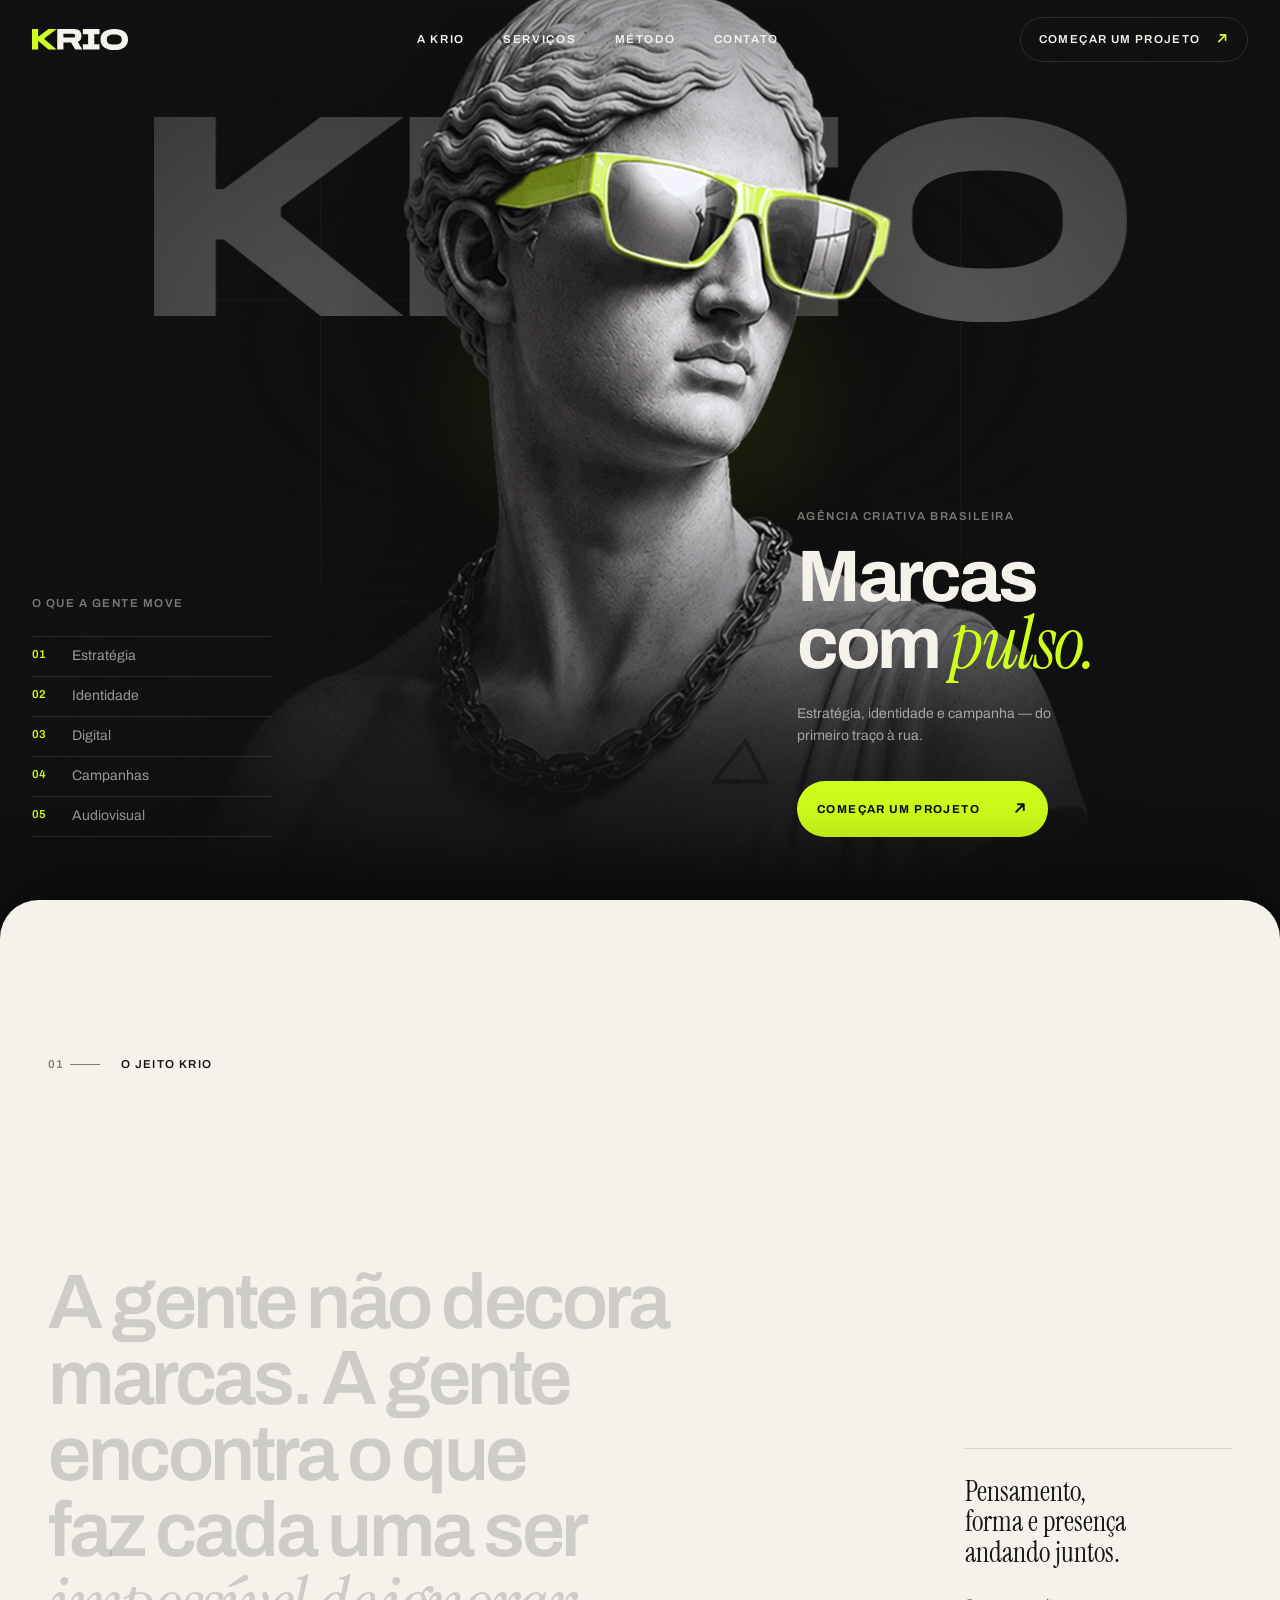
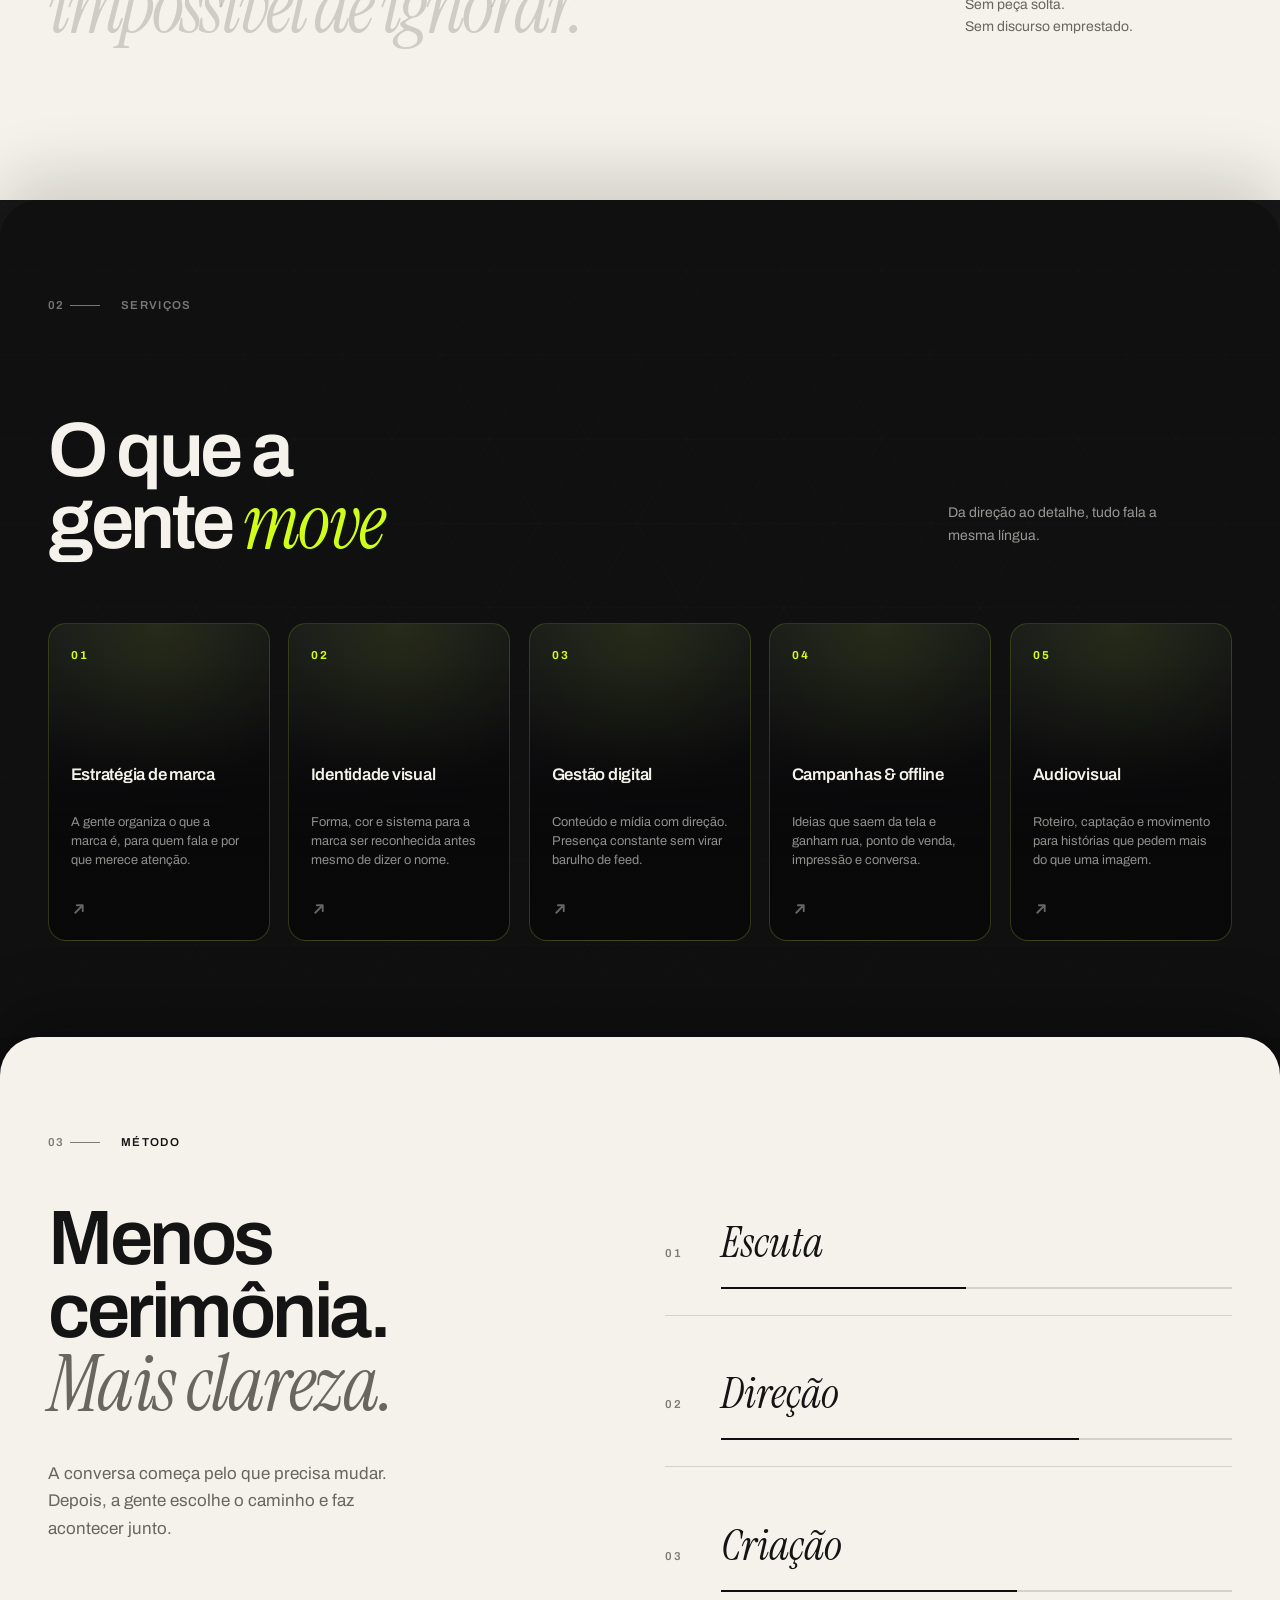
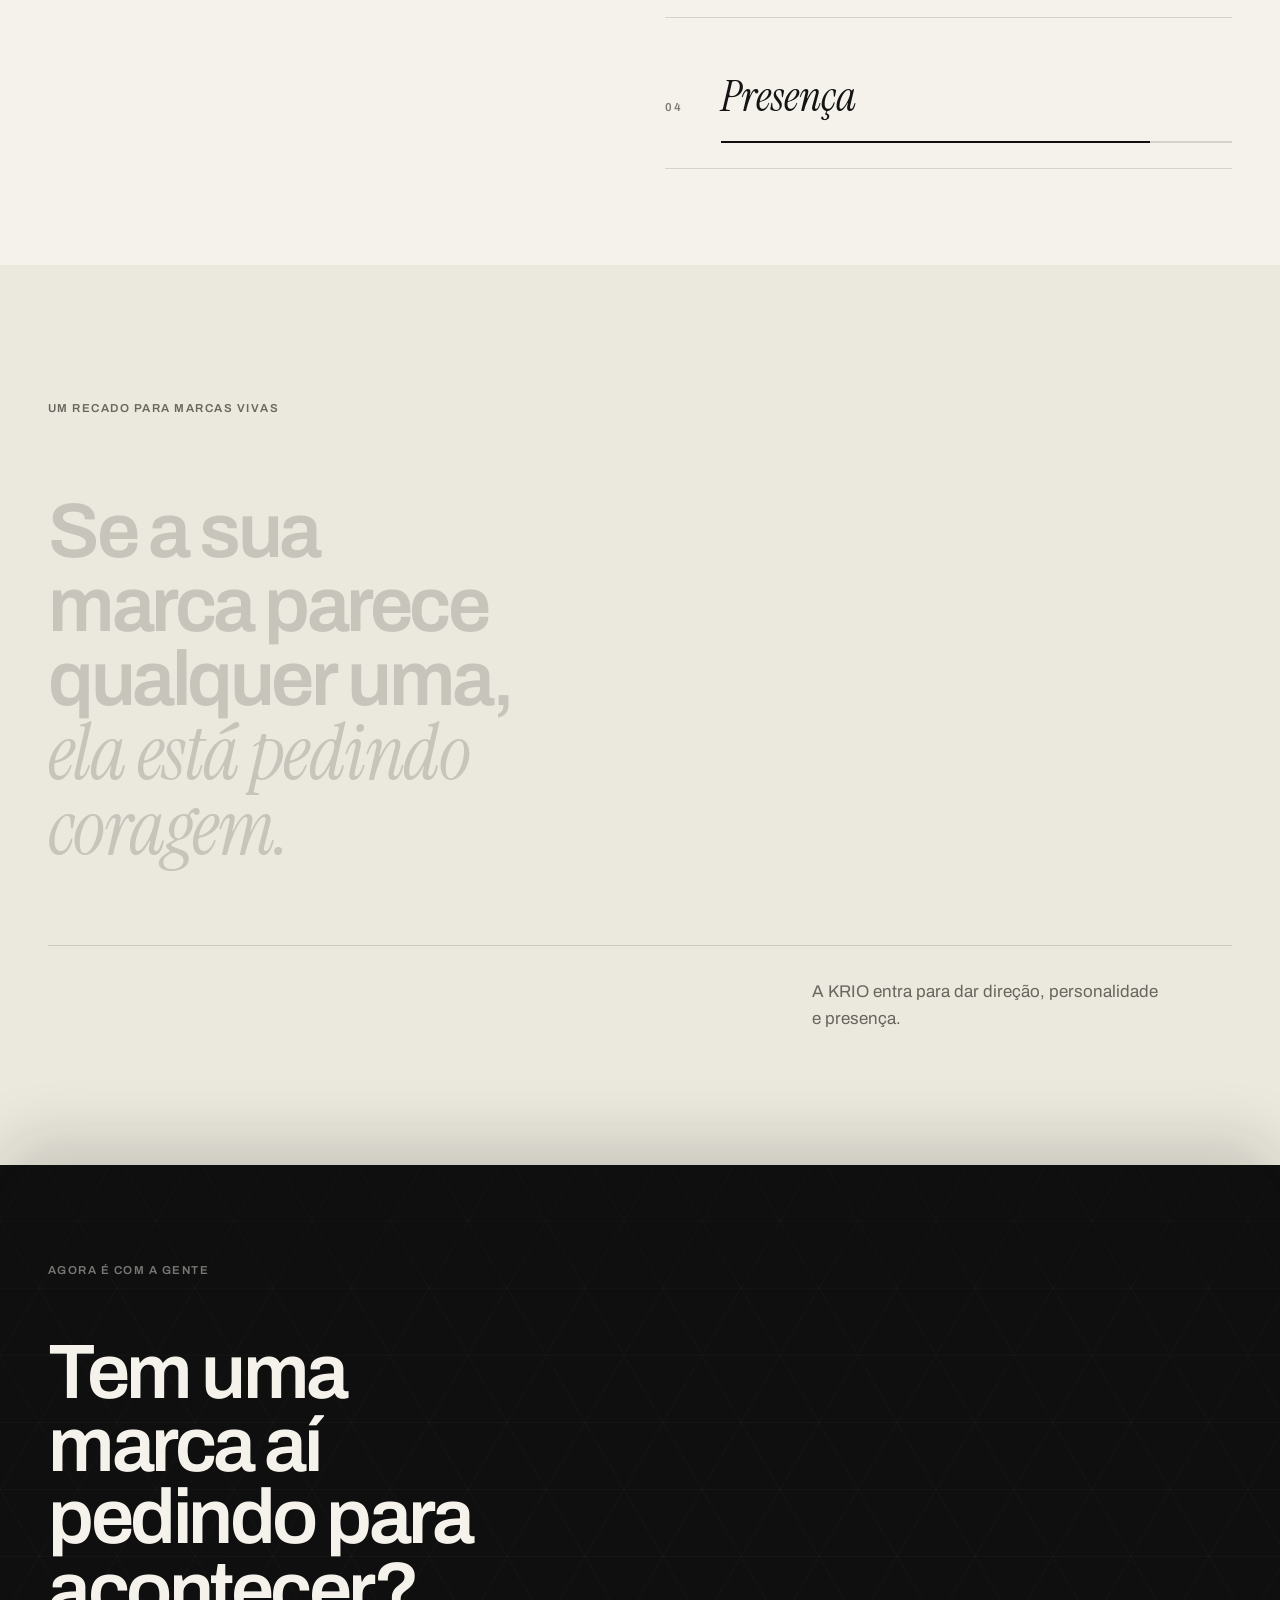
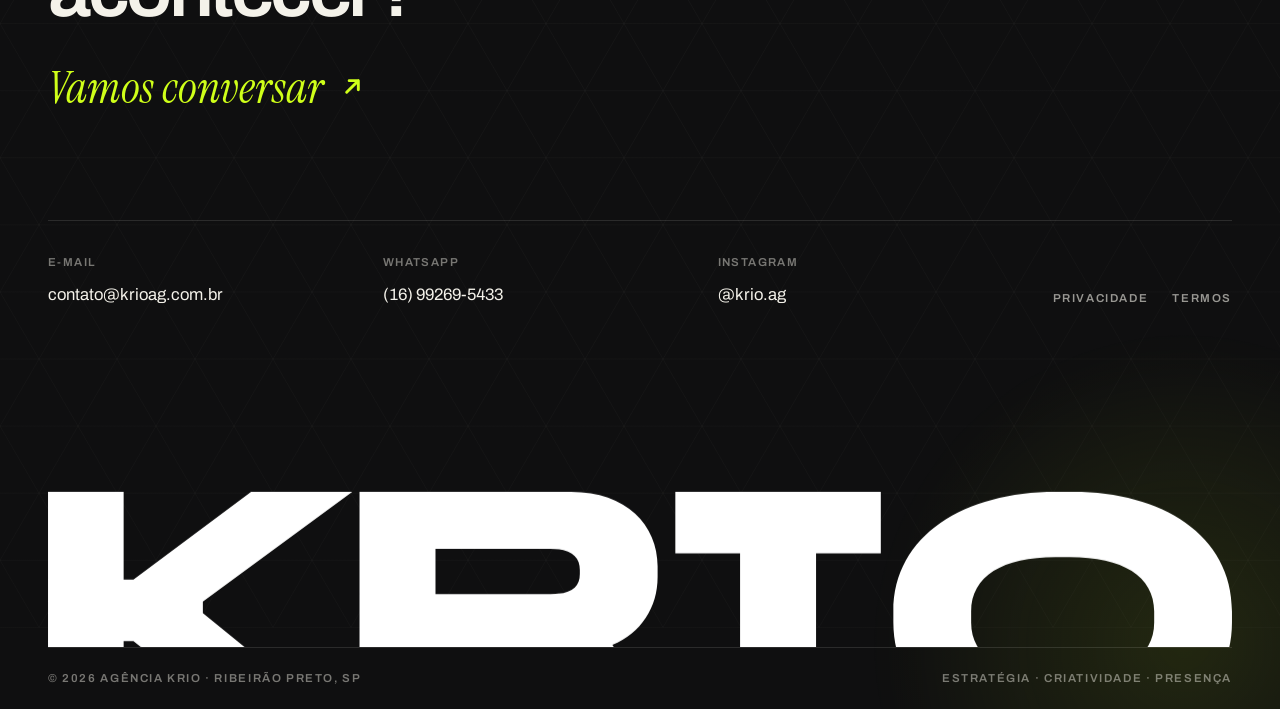
<file: index.html>
<!DOCTYPE html>
<html lang="pt-BR">
  <head>
    <meta charset="utf-8" />
    <meta name="viewport" content="width=device-width, initial-scale=1" />
    <title>Agência KRIO — Marcas com pulso</title>
    <meta
      name="description"
      content="Estratégia, identidade, gestão digital, campanhas e audiovisual. A KRIO cria marcas com personalidade para ocupar a tela, a rua e a memória."
    />
    <link rel="canonical" href="https://krioag.com.br/" />
    <meta name="theme-color" content="#111112" />
    <meta property="og:type" content="website" />
    <meta property="og:locale" content="pt_BR" />
    <meta property="og:title" content="Agência KRIO — Marcas com pulso" />
    <meta property="og:description" content="Estratégia, identidade e campanha — do primeiro traço à rua." />
    <meta property="og:url" content="https://krioag.com.br/" />
    <meta property="og:image" content="https://krioag.com.br/assets%202/estatua.png" />
    <meta name="twitter:card" content="summary_large_image" />
    <meta name="twitter:title" content="Agência KRIO — Marcas com pulso" />
    <meta name="twitter:description" content="Estratégia, identidade e campanha — do primeiro traço à rua." />
    <meta name="twitter:image" content="https://krioag.com.br/assets%202/estatua.png" />
    <script type="application/ld+json">
      {
        "@context": "https://schema.org",
        "@type": "ProfessionalService",
        "name": "Agência KRIO",
        "description": "Agência criativa de estratégia, identidade, gestão digital, campanhas e audiovisual.",
        "url": "https://krioag.com.br/",
        "logo": "https://krioag.com.br/assets/krio-logo.svg",
        "email": "contato@krioag.com.br",
        "telephone": "+5516992695433",
        "sameAs": ["https://www.instagram.com/krio.ag"],
        "knowsAbout": ["Estratégia de marca", "Identidade visual", "Gestão digital", "Campanhas", "Mídia offline", "Audiovisual"]
      }
    </script>
    <link rel="icon" href="/favicon.svg" type="image/svg+xml" />
    <link rel="icon" href="/favicon.ico" sizes="any" />
    <link rel="apple-touch-icon" href="/apple-touch-icon.png" />
    <link rel="preload" as="image" href="assets%202/estatua.png" fetchpriority="high" />
    <link rel="preconnect" href="https://fonts.googleapis.com" />
    <link rel="preconnect" href="https://fonts.gstatic.com" crossorigin />
    <link
      href="https://fonts.googleapis.com/css2?family=Archivo:wght@400;500;600;700;800&family=Instrument+Serif:ital@0;1&display=swap"
      rel="stylesheet"
    />
    <link rel="stylesheet" href="styles.css" />
    <script>document.documentElement.classList.add("js");</script>
  </head>
  <body>
    <a class="skip-link" href="#conteudo">Pular para o conteúdo</a>

    <header class="site-header" data-header>
      <a class="nav-logo" href="#topo" aria-label="KRIO — voltar ao início">
        <img src="assets/krio-logo-negativo.svg" width="785" height="166" alt="KRIO" />
      </a>

      <nav class="desktop-nav" aria-label="Navegação principal">
        <a href="#agencia">A KRIO</a>
        <a href="#servicos">Serviços</a>
        <a href="#metodo">Método</a>
        <a href="#contato">Contato</a>
      </nav>

      <a class="header-cta" href="https://wa.me/5516992695433?text=Oi%2C%20vim%20pelo%20site%20da%20KRIO." target="_blank" rel="noreferrer">
        <span>Começar um projeto</span><span aria-hidden="true"><svg class="icon-arrow" viewBox="0 0 12 12" aria-hidden="true" focusable="false"><path d="M3.2 8.8 8.8 3.2M4.4 3.2h4.4v4.4"/></svg></span>
      </a>

      <button class="menu-button" type="button" aria-controls="mobile-menu" aria-expanded="false" aria-label="Abrir menu">
        <span></span><span></span>
      </button>
    </header>

    <aside class="mobile-menu" id="mobile-menu" inert>
      <nav aria-label="Navegação mobile">
        <a href="#agencia"><span>01</span>A KRIO</a>
        <a href="#servicos"><span>02</span>Serviços</a>
        <a href="#metodo"><span>03</span>Método</a>
        <a href="#contato"><span>04</span>Contato</a>
      </nav>
      <div class="mobile-menu__footer">
        <a href="mailto:contato@krioag.com.br">contato@krioag.com.br</a>
        <a href="https://wa.me/5516992695433?text=Oi%2C%20vim%20pelo%20site%20da%20KRIO." target="_blank" rel="noreferrer">(16) 99269-5433</a>
        <a href="https://www.instagram.com/krio.ag" target="_blank" rel="noreferrer">@krio.ag</a>
      </div>
    </aside>

    <main id="conteudo">
      <section class="hero" id="topo" aria-labelledby="hero-title">
        <div class="hero-glow" aria-hidden="true"></div>
        <div class="hero-grain" aria-hidden="true"></div>

        <div class="hero-wordmark" aria-hidden="true">
          <img src="assets/krio-logo-negativo.svg" width="785" height="166" alt="" />
        </div>

        <div class="hero-statue" aria-hidden="true">
          <img src="assets%202/estatua.png" width="1198" height="1898" alt="" fetchpriority="high" />
        </div>

        <div class="hero-services" role="group" aria-label="Frentes de atuação">
          <span>O que a gente move</span>
          <ol>
            <li><b>01</b> Estratégia</li>
            <li><b>02</b> Identidade</li>
            <li><b>03</b> Digital</li>
            <li><b>04</b> Campanhas</li>
            <li><b>05</b> Audiovisual</li>
          </ol>
        </div>

        <div class="hero-copy">
          <p class="kicker">Agência criativa brasileira</p>
          <h1 id="hero-title">Marcas com <em>pulso.</em></h1>
          <p>Estratégia, identidade e campanha — do primeiro traço à rua.</p>
          <a class="button button--lime" href="https://wa.me/5516992695433?text=Oi%2C%20vim%20pelo%20site%20da%20KRIO." target="_blank" rel="noreferrer">
            <span>Começar um projeto</span><span aria-hidden="true"><svg class="icon-arrow" viewBox="0 0 12 12" aria-hidden="true" focusable="false"><path d="M3.2 8.8 8.8 3.2M4.4 3.2h4.4v4.4"/></svg></span>
          </a>
        </div>

        <a class="scroll-cue" href="#agencia" aria-label="Ir para a próxima seção"><span>Role</span><i></i></a>
      </section>

      <section class="intro paper-section" id="agencia" aria-labelledby="intro-title">
        <div class="section-shell intro-layout">
          <div class="section-index reveal">
            <span>01</span><span>O jeito KRIO</span>
          </div>

          <h2 class="intro-title reveal" id="intro-title">
            A gente não decora marcas. A gente encontra o que faz cada uma ser <em>impossível de ignorar.</em>
          </h2>

          <div class="intro-aside reveal">
            <p>Pensamento, forma e presença andando juntos.</p>
            <p>Sem peça solta.<br />Sem discurso emprestado.</p>
          </div>

        </div>
      </section>

      <section class="services dark-section" id="servicos" aria-labelledby="services-title">
        <canvas class="services-mesh" data-mesh data-mesh-spacing="98" data-mesh-reach="215" data-mesh-push="7" aria-hidden="true"></canvas>
        <div class="section-shell services-layout">
          <header class="services-head reveal">
            <div class="section-index section-index--light">
              <span>02</span><span>Serviços</span>
            </div>
            <h2 id="services-title">O que a gente <em>move</em></h2>
            <p>Da direção ao detalhe, tudo fala a mesma língua.</p>
          </header>

          <div class="holo-deck">
            <article class="holo-card reveal" data-holo>
              <div class="holo-card__face">
                <div class="holo-card__foil" aria-hidden="true"></div>
                <div class="holo-card__glare" aria-hidden="true"></div>
                <div class="holo-card__body">
                  <span class="holo-card__num">01</span>
                  <h3>Estratégia de marca</h3>
                  <p>A gente organiza o que a marca é, para quem fala e por que merece atenção.</p>
                  <span class="holo-card__arrow" aria-hidden="true"><svg class="icon-arrow" viewBox="0 0 12 12" aria-hidden="true" focusable="false"><path d="M3.2 8.8 8.8 3.2M4.4 3.2h4.4v4.4"/></svg></span>
                </div>
              </div>
            </article>
            <article class="holo-card reveal" data-holo>
              <div class="holo-card__face">
                <div class="holo-card__foil" aria-hidden="true"></div>
                <div class="holo-card__glare" aria-hidden="true"></div>
                <div class="holo-card__body">
                  <span class="holo-card__num">02</span>
                  <h3>Identidade visual</h3>
                  <p>Forma, cor e sistema para a marca ser reconhecida antes mesmo de dizer o nome.</p>
                  <span class="holo-card__arrow" aria-hidden="true"><svg class="icon-arrow" viewBox="0 0 12 12" aria-hidden="true" focusable="false"><path d="M3.2 8.8 8.8 3.2M4.4 3.2h4.4v4.4"/></svg></span>
                </div>
              </div>
            </article>
            <article class="holo-card reveal" data-holo>
              <div class="holo-card__face">
                <div class="holo-card__foil" aria-hidden="true"></div>
                <div class="holo-card__glare" aria-hidden="true"></div>
                <div class="holo-card__body">
                  <span class="holo-card__num">03</span>
                  <h3>Gestão digital</h3>
                  <p>Conteúdo e mídia com direção. Presença constante sem virar barulho de feed.</p>
                  <span class="holo-card__arrow" aria-hidden="true"><svg class="icon-arrow" viewBox="0 0 12 12" aria-hidden="true" focusable="false"><path d="M3.2 8.8 8.8 3.2M4.4 3.2h4.4v4.4"/></svg></span>
                </div>
              </div>
            </article>
            <article class="holo-card reveal" data-holo>
              <div class="holo-card__face">
                <div class="holo-card__foil" aria-hidden="true"></div>
                <div class="holo-card__glare" aria-hidden="true"></div>
                <div class="holo-card__body">
                  <span class="holo-card__num">04</span>
                  <h3>Campanhas &amp; offline</h3>
                  <p>Ideias que saem da tela e ganham rua, ponto de venda, impressão e conversa.</p>
                  <span class="holo-card__arrow" aria-hidden="true"><svg class="icon-arrow" viewBox="0 0 12 12" aria-hidden="true" focusable="false"><path d="M3.2 8.8 8.8 3.2M4.4 3.2h4.4v4.4"/></svg></span>
                </div>
              </div>
            </article>
            <article class="holo-card reveal" data-holo>
              <div class="holo-card__face">
                <div class="holo-card__foil" aria-hidden="true"></div>
                <div class="holo-card__glare" aria-hidden="true"></div>
                <div class="holo-card__body">
                  <span class="holo-card__num">05</span>
                  <h3>Audiovisual</h3>
                  <p>Roteiro, captação e movimento para histórias que pedem mais do que uma imagem.</p>
                  <span class="holo-card__arrow" aria-hidden="true"><svg class="icon-arrow" viewBox="0 0 12 12" aria-hidden="true" focusable="false"><path d="M3.2 8.8 8.8 3.2M4.4 3.2h4.4v4.4"/></svg></span>
                </div>
              </div>
            </article>
          </div>        </div>
      </section>

      <section class="method paper-section" id="metodo" aria-labelledby="method-title">
        <div class="section-shell method-layout">
          <div class="method-copy reveal">
            <div class="section-index">
              <span>03</span><span>Método</span>
            </div>
            <h2 id="method-title">Menos cerimônia.<br /><em>Mais clareza.</em></h2>
            <p>A conversa começa pelo que precisa mudar. Depois, a gente escolhe o caminho e faz acontecer junto.</p>
          </div>

          <ol class="method-steps">
            <li class="reveal"><b>01</b><span>Escuta</span><i style="--progress: 48%"></i></li>
            <li class="reveal"><b>02</b><span>Direção</span><i style="--progress: 70%"></i></li>
            <li class="reveal"><b>03</b><span>Criação</span><i style="--progress: 58%"></i></li>
            <li class="reveal"><b>04</b><span>Presença</span><i style="--progress: 84%"></i></li>
          </ol>
        </div>
      </section>

      <section class="manifesto" aria-labelledby="manifesto-title">
        <div class="section-shell manifesto-inner">
          <p class="manifesto-label reveal">Um recado para marcas vivas</p>
          <h2 id="manifesto-title" class="reveal">Se a sua marca parece qualquer uma, <em>ela está pedindo coragem.</em></h2>
          <div class="manifesto-bottom reveal">
            <p>A KRIO entra para dar direção, personalidade e presença.</p>
          </div>
        </div>
      </section>

      <section class="contact dark-section" id="contato" aria-labelledby="contact-title">
        <div class="contact-glow" aria-hidden="true"></div>
        <canvas class="contact-mesh" data-mesh aria-hidden="true"></canvas>
        <div class="section-shell contact-inner">
          <p class="contact-label reveal">Agora é com a gente</p>
          <h2 id="contact-title" class="reveal">Tem uma marca aí pedindo para acontecer?</h2>
          <a class="contact-link reveal" href="https://wa.me/5516992695433?text=Oi%2C%20vim%20pelo%20site%20da%20KRIO." target="_blank" rel="noreferrer">Vamos conversar <span aria-hidden="true"><svg class="icon-arrow" viewBox="0 0 12 12" aria-hidden="true" focusable="false"><path d="M3.2 8.8 8.8 3.2M4.4 3.2h4.4v4.4"/></svg></span></a>

          <div class="contact-grid reveal">
            <a href="mailto:contato@krioag.com.br"><small>E-mail</small><span>contato@krioag.com.br</span></a>
            <a href="https://wa.me/5516992695433?text=Oi%2C%20vim%20pelo%20site%20da%20KRIO." target="_blank" rel="noreferrer"><small>WhatsApp</small><span>(16) 99269-5433</span></a>
            <a href="https://www.instagram.com/krio.ag" target="_blank" rel="noreferrer"><small>Instagram</small><span>@krio.ag</span></a>
            <div class="contact-legal">
              <a href="privacidade.html">Privacidade</a>
              <a href="termos.html">Termos</a>
            </div>
          </div>

          <div class="footer-wordmark" aria-hidden="true">
            <img src="assets/krio-logo-negativo.svg" width="785" height="166" alt="" loading="lazy" />
          </div>
          <footer class="site-footer">
            <span>© <span data-year></span> Agência KRIO · Ribeirão Preto, SP</span>
            <span>Estratégia · criatividade · presença</span>
          </footer>
        </div>
      </section>
    </main>

    <script src="main.js"></script>
  </body>
</html>
</file>
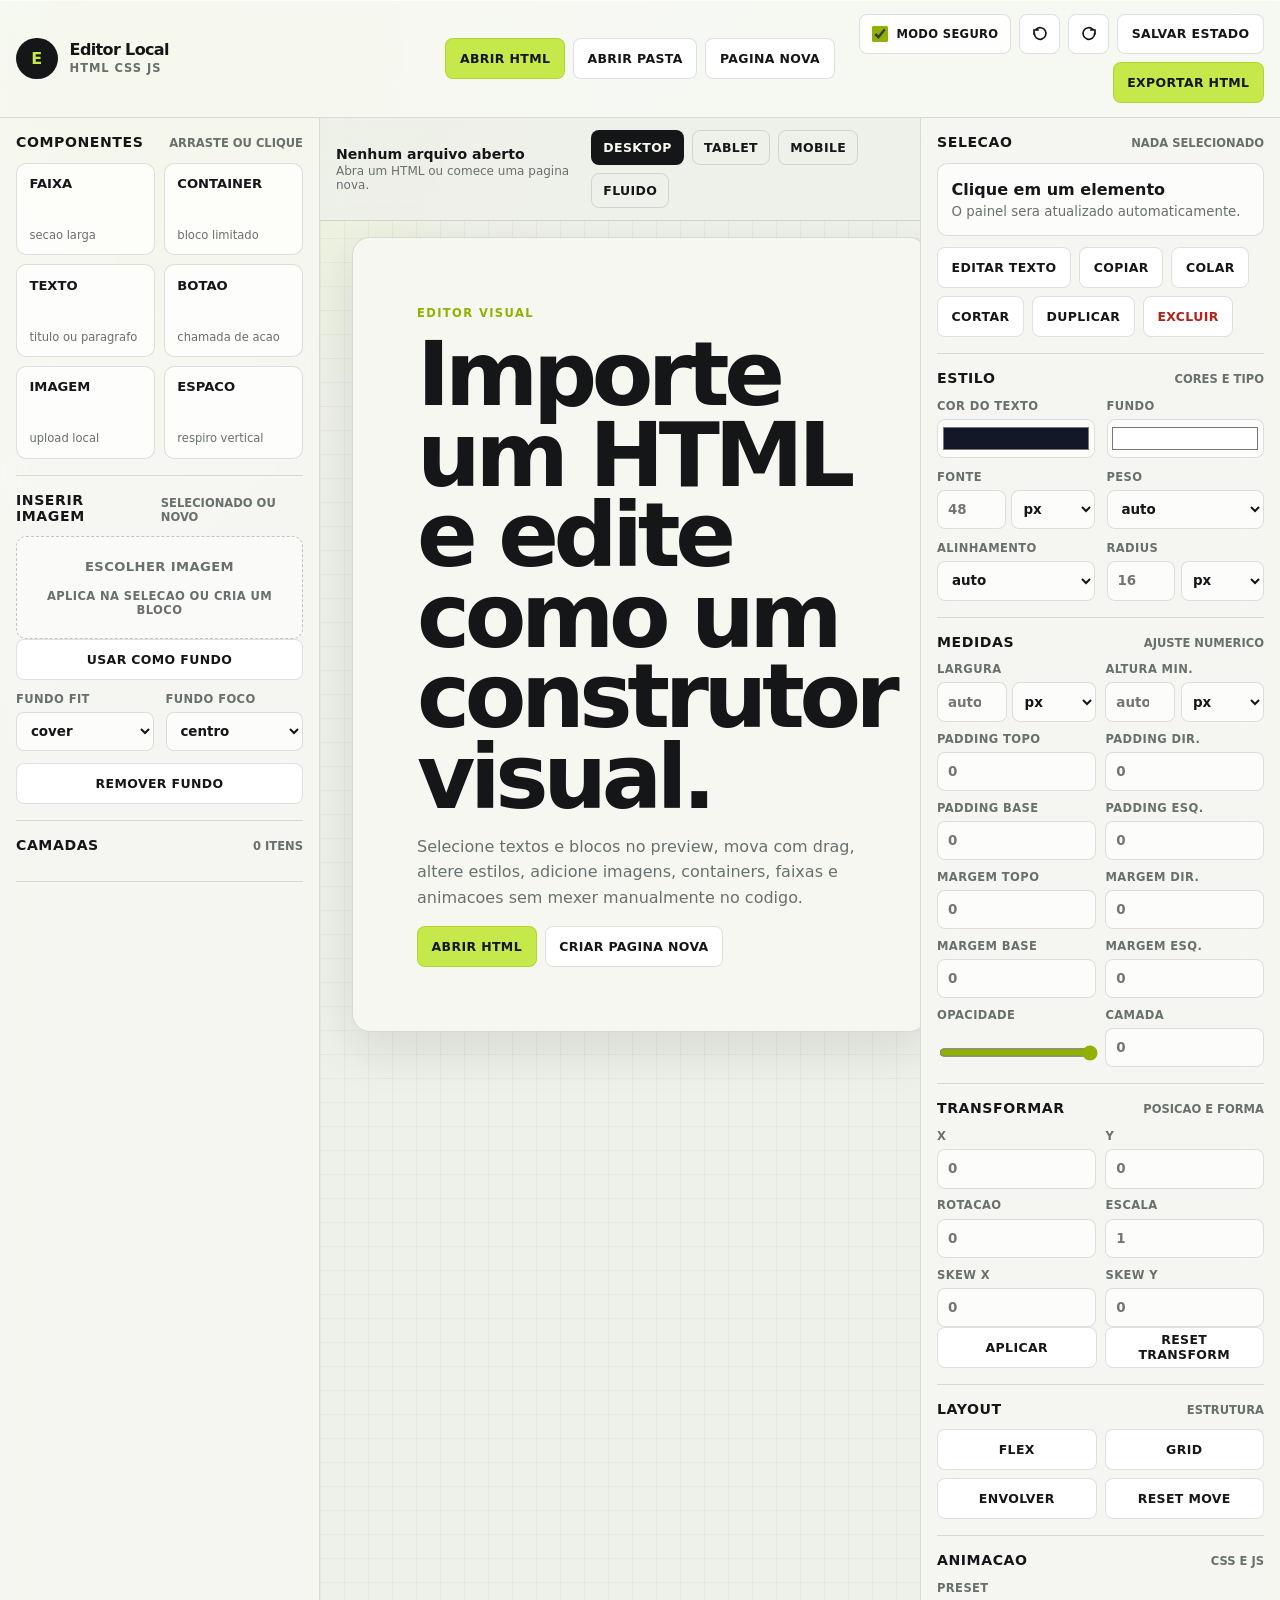
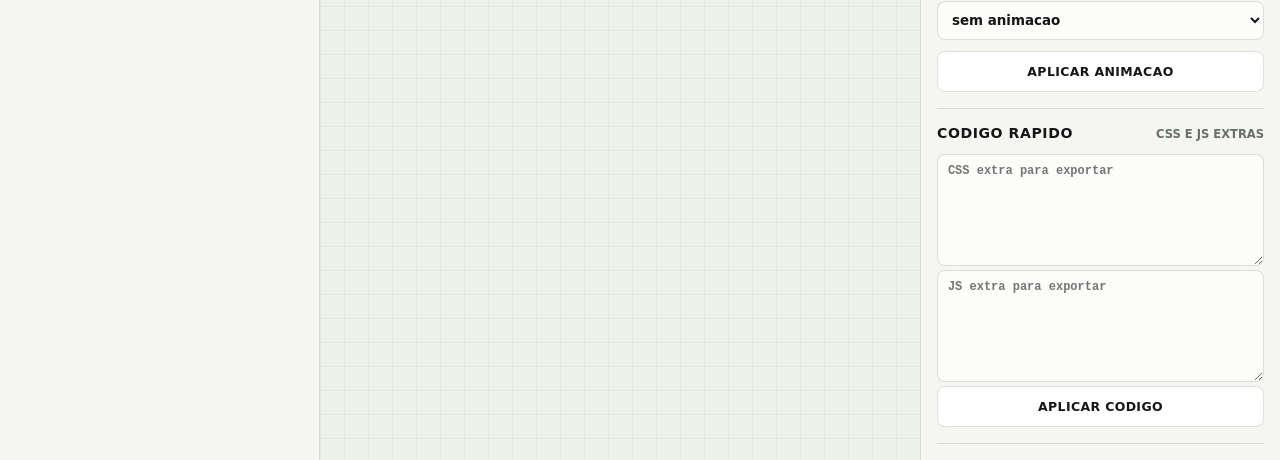
<file: editor-local-site/index.html>
<!doctype html>
<html lang="pt-BR">
  <head>
    <meta charset="utf-8" />
    <meta name="viewport" content="width=device-width, initial-scale=1" />
    <title>Editor Local de Sites</title>
    <meta
      name="description"
      content="Editor visual local para importar HTML, editar blocos, textos, imagens, cores, fundos e exportar o site."
    />
    <link rel="stylesheet" href="styles.css" />
  </head>
  <body>
    <div class="app-shell">
      <header class="topbar">
        <a class="brand" href="#inicio" aria-label="Editor Local de Sites">
          <span class="brand-mark">E</span>
          <span>
            <strong>Editor Local</strong>
            <small>HTML CSS JS</small>
          </span>
        </a>

        <div class="import-actions" aria-label="Importar site">
          <label class="button primary">
            <input id="htmlFile" type="file" accept=".html,.htm,text/html" />
            Abrir HTML
          </label>
          <label class="button">
            <input id="folderInput" type="file" webkitdirectory directory multiple />
            Abrir pasta
          </label>
          <button class="button" id="newPageBtn" type="button">Pagina nova</button>
        </div>

        <div class="export-actions" aria-label="Acoes do editor">
          <label class="switch-control" title="Desativa scripts importados no preview para evitar que o site aberto quebre o editor.">
            <input id="safeModeToggle" type="checkbox" checked />
            <span>Modo seguro</span>
          </label>
          <button class="icon-button" id="undoBtn" type="button" title="Desfazer" aria-label="Desfazer">
            <svg width="18" height="18" viewBox="0 0 18 18" fill="none" aria-hidden="true">
              <path d="M7 5H3v4M3.4 8.5a5.8 5.8 0 1 0 1.8-4.2" stroke="currentColor" stroke-width="1.7" stroke-linecap="square" />
            </svg>
          </button>
          <button class="icon-button" id="redoBtn" type="button" title="Refazer" aria-label="Refazer">
            <svg width="18" height="18" viewBox="0 0 18 18" fill="none" aria-hidden="true">
              <path d="M11 5h4v4M14.6 8.5a5.8 5.8 0 1 1-1.8-4.2" stroke="currentColor" stroke-width="1.7" stroke-linecap="square" />
            </svg>
          </button>
          <button class="button" id="saveSnapshotBtn" type="button">Salvar estado</button>
          <button class="button accent" id="exportBtn" type="button">Exportar HTML</button>
        </div>
      </header>

      <main class="workspace" id="inicio">
        <aside class="sidebar left-panel" aria-label="Ferramentas">
          <section class="panel-section">
            <div class="section-head">
              <h2>Componentes</h2>
              <span>arraste ou clique</span>
            </div>
            <div class="component-grid" id="componentGrid">
              <button class="component-tile" draggable="true" data-component="section" type="button">
                <strong>Faixa</strong>
                <span>secao larga</span>
              </button>
              <button class="component-tile" draggable="true" data-component="container" type="button">
                <strong>Container</strong>
                <span>bloco limitado</span>
              </button>
              <button class="component-tile" draggable="true" data-component="text" type="button">
                <strong>Texto</strong>
                <span>titulo ou paragrafo</span>
              </button>
              <button class="component-tile" draggable="true" data-component="button" type="button">
                <strong>Botao</strong>
                <span>chamada de acao</span>
              </button>
              <button class="component-tile" draggable="true" data-component="image" type="button">
                <strong>Imagem</strong>
                <span>upload local</span>
              </button>
              <button class="component-tile" draggable="true" data-component="spacer" type="button">
                <strong>Espaco</strong>
                <span>respiro vertical</span>
              </button>
            </div>
          </section>

          <section class="panel-section">
            <div class="section-head">
              <h2>Inserir imagem</h2>
              <span>selecionado ou novo</span>
            </div>
            <label class="dropzone" id="imageDrop">
              <input id="imageInput" type="file" accept="image/*" />
              <strong>Escolher imagem</strong>
              <span>aplica na selecao ou cria um bloco</span>
            </label>
            <button class="button full" id="bgImageBtn" type="button">Usar como fundo</button>
            <div class="form-grid compact-grid">
              <label>
                Fundo fit
                <select id="bgSizeSelect">
                  <option value="cover">cover</option>
                  <option value="contain">contain</option>
                  <option value="auto">auto</option>
                  <option value="100% 100%">esticar</option>
                </select>
              </label>
              <label>
                Fundo foco
                <select id="bgPositionSelect">
                  <option value="center">centro</option>
                  <option value="top center">topo</option>
                  <option value="bottom center">base</option>
                  <option value="left center">esquerda</option>
                  <option value="right center">direita</option>
                </select>
              </label>
            </div>
            <button class="button full" id="clearBgBtn" type="button">Remover fundo</button>
          </section>

          <section class="panel-section">
            <div class="section-head">
              <h2>Camadas</h2>
              <span id="layerCount">0 itens</span>
            </div>
            <div class="layers" id="layers"></div>
          </section>
        </aside>

        <section class="stage-panel" aria-label="Preview editavel">
          <div class="stage-toolbar">
            <div>
              <strong id="documentName">Nenhum arquivo aberto</strong>
              <span id="statusText">Abra um HTML ou comece uma pagina nova.</span>
            </div>
            <div class="viewport-controls" role="group" aria-label="Tamanho do preview">
              <button class="seg active" data-viewport="desktop" type="button">Desktop</button>
              <button class="seg" data-viewport="tablet" type="button">Tablet</button>
              <button class="seg" data-viewport="mobile" type="button">Mobile</button>
              <button class="seg" data-viewport="fluid" type="button">Fluido</button>
            </div>
          </div>

          <div class="stage-wrap" id="stageWrap">
            <div class="empty-state" id="emptyState">
              <span class="empty-kicker">editor visual</span>
              <h1>Importe um HTML e edite como um construtor visual.</h1>
              <p>
                Selecione textos e blocos no preview, mova com drag, altere estilos, adicione imagens,
                containers, faixas e animacoes sem mexer manualmente no codigo.
              </p>
              <div class="empty-actions">
                <label class="button primary">
                  <input type="file" accept=".html,.htm,text/html" data-proxy-for="htmlFile" />
                  Abrir HTML
                </label>
                <button class="button" id="emptyNewBtn" type="button">Criar pagina nova</button>
              </div>
            </div>
            <div class="preview-shell" id="previewShell">
              <iframe id="preview" title="Preview do site" aria-label="Preview do site"></iframe>
            </div>
          </div>
        </section>

        <aside class="sidebar right-panel" aria-label="Propriedades">
          <section class="panel-section selected-panel">
            <div class="section-head">
              <h2>Selecao</h2>
              <span id="selectedTag">nada selecionado</span>
            </div>
            <div class="selected-box">
              <strong id="selectedName">Clique em um elemento</strong>
              <small id="selectedPath">O painel sera atualizado automaticamente.</small>
            </div>
            <div class="quick-actions">
              <button class="button" id="editTextBtn" type="button">Editar texto</button>
              <button class="button" id="copyBtn" type="button">Copiar</button>
              <button class="button" id="pasteBtn" type="button">Colar</button>
              <button class="button" id="cutBtn" type="button">Cortar</button>
              <button class="button" id="duplicateBtn" type="button">Duplicar</button>
              <button class="button danger" id="deleteBtn" type="button">Excluir</button>
            </div>
          </section>

          <section class="panel-section">
            <div class="section-head">
              <h2>Estilo</h2>
              <span>cores e tipo</span>
            </div>
            <div class="form-grid">
              <label>
                Cor do texto
                <input id="textColor" type="color" value="#111827" data-style="color" />
              </label>
              <label>
                Fundo
                <input id="bgColor" type="color" value="#ffffff" data-style="backgroundColor" />
              </label>
              <label>
                Fonte
                <span class="unit-control">
                  <input id="fontSizeValue" type="number" min="1" step="1" placeholder="48" />
                  <select id="fontSizeUnit">
                    <option value="px">px</option>
                    <option value="rem">rem</option>
                    <option value="em">em</option>
                    <option value="vw">vw</option>
                  </select>
                </span>
              </label>
              <label>
                Peso
                <select id="fontWeight" data-style="fontWeight">
                  <option value="">auto</option>
                  <option value="400">400</option>
                  <option value="500">500</option>
                  <option value="600">600</option>
                  <option value="700">700</option>
                  <option value="800">800</option>
                  <option value="900">900</option>
                </select>
              </label>
              <label>
                Alinhamento
                <select id="textAlign" data-style="textAlign">
                  <option value="">auto</option>
                  <option value="left">esquerda</option>
                  <option value="center">centro</option>
                  <option value="right">direita</option>
                </select>
              </label>
              <label>
                Radius
                <span class="unit-control">
                  <input id="radiusValue" type="number" min="0" step="1" placeholder="16" />
                  <select id="radiusUnit">
                    <option value="px">px</option>
                    <option value="%">%</option>
                    <option value="rem">rem</option>
                  </select>
                </span>
              </label>
            </div>
          </section>

          <section class="panel-section">
            <div class="section-head">
              <h2>Medidas</h2>
              <span>ajuste numerico</span>
            </div>
            <div class="form-grid measure-grid">
              <label>
                Largura
                <span class="unit-control">
                  <input id="widthValue" type="number" step="1" placeholder="auto" />
                  <select id="widthUnit">
                    <option value="px">px</option>
                    <option value="%">%</option>
                    <option value="vw">vw</option>
                    <option value="rem">rem</option>
                    <option value="auto">auto</option>
                  </select>
                </span>
              </label>
              <label>
                Altura min.
                <span class="unit-control">
                  <input id="heightValue" type="number" step="1" placeholder="auto" />
                  <select id="heightUnit">
                    <option value="px">px</option>
                    <option value="dvh">dvh</option>
                    <option value="vh">vh</option>
                    <option value="rem">rem</option>
                    <option value="auto">auto</option>
                  </select>
                </span>
              </label>
              <label>
                Padding topo
                <input id="paddingTopValue" type="number" step="1" placeholder="0" />
              </label>
              <label>
                Padding dir.
                <input id="paddingRightValue" type="number" step="1" placeholder="0" />
              </label>
              <label>
                Padding base
                <input id="paddingBottomValue" type="number" step="1" placeholder="0" />
              </label>
              <label>
                Padding esq.
                <input id="paddingLeftValue" type="number" step="1" placeholder="0" />
              </label>
              <label>
                Margem topo
                <input id="marginTopValue" type="number" step="1" placeholder="0" />
              </label>
              <label>
                Margem dir.
                <input id="marginRightValue" type="number" step="1" placeholder="0" />
              </label>
              <label>
                Margem base
                <input id="marginBottomValue" type="number" step="1" placeholder="0" />
              </label>
              <label>
                Margem esq.
                <input id="marginLeftValue" type="number" step="1" placeholder="0" />
              </label>
              <label>
                Opacidade
                <input id="opacityInput" type="range" min="0" max="1" step="0.05" value="1" data-style="opacity" />
              </label>
              <label>
                Camada
                <input id="zIndexInput" type="number" placeholder="0" data-style="zIndex" />
              </label>
            </div>
          </section>

          <section class="panel-section">
            <div class="section-head">
              <h2>Transformar</h2>
              <span>posicao e forma</span>
            </div>
            <div class="form-grid transform-grid">
              <label>
                X
                <input id="moveXInput" type="number" step="1" placeholder="0" />
              </label>
              <label>
                Y
                <input id="moveYInput" type="number" step="1" placeholder="0" />
              </label>
              <label>
                Rotacao
                <input id="rotateInput" type="number" step="1" placeholder="0" />
              </label>
              <label>
                Escala
                <input id="scaleInput" type="number" min="0.05" step="0.01" placeholder="1" />
              </label>
              <label>
                Skew X
                <input id="skewXInput" type="number" step="1" placeholder="0" />
              </label>
              <label>
                Skew Y
                <input id="skewYInput" type="number" step="1" placeholder="0" />
              </label>
            </div>
            <div class="button-row">
              <button class="button" id="applyTransformBtn" type="button">Aplicar</button>
              <button class="button" id="resetTransformBtn" type="button">Reset transform</button>
            </div>
          </section>

          <section class="panel-section">
            <div class="section-head">
              <h2>Layout</h2>
              <span>estrutura</span>
            </div>
            <div class="button-row">
              <button class="button" id="makeFlexBtn" type="button">Flex</button>
              <button class="button" id="makeGridBtn" type="button">Grid</button>
              <button class="button" id="wrapBtn" type="button">Envolver</button>
              <button class="button" id="resetMoveBtn" type="button">Reset move</button>
            </div>
          </section>

          <section class="panel-section">
            <div class="section-head">
              <h2>Animacao</h2>
              <span>CSS e JS</span>
            </div>
            <label class="wide-label">
              Preset
              <select id="animationPreset">
                <option value="">sem animacao</option>
                <option value="ve-fade-up">fade up</option>
                <option value="ve-fade-in">fade in</option>
                <option value="ve-float">float continuo</option>
                <option value="ve-pulse">pulse suave</option>
                <option value="ve-slide-left">slide left</option>
                <option value="ve-scroll-reveal">reveal no scroll</option>
                <option value="ve-parallax-lite">parallax leve</option>
              </select>
            </label>
            <button class="button full" id="applyAnimationBtn" type="button">Aplicar animacao</button>
          </section>

          <section class="panel-section">
            <div class="section-head">
              <h2>Codigo rapido</h2>
              <span>CSS e JS extras</span>
            </div>
            <textarea id="customCss" spellcheck="false" placeholder="CSS extra para exportar"></textarea>
            <textarea id="customJs" spellcheck="false" placeholder="JS extra para exportar"></textarea>
            <button class="button full" id="applyCodeBtn" type="button">Aplicar codigo</button>
          </section>
        </aside>
      </main>
    </div>

    <input id="hiddenBgInput" type="file" accept="image/*" hidden />
    <script src="app.js"></script>
  </body>
</html>
</file>
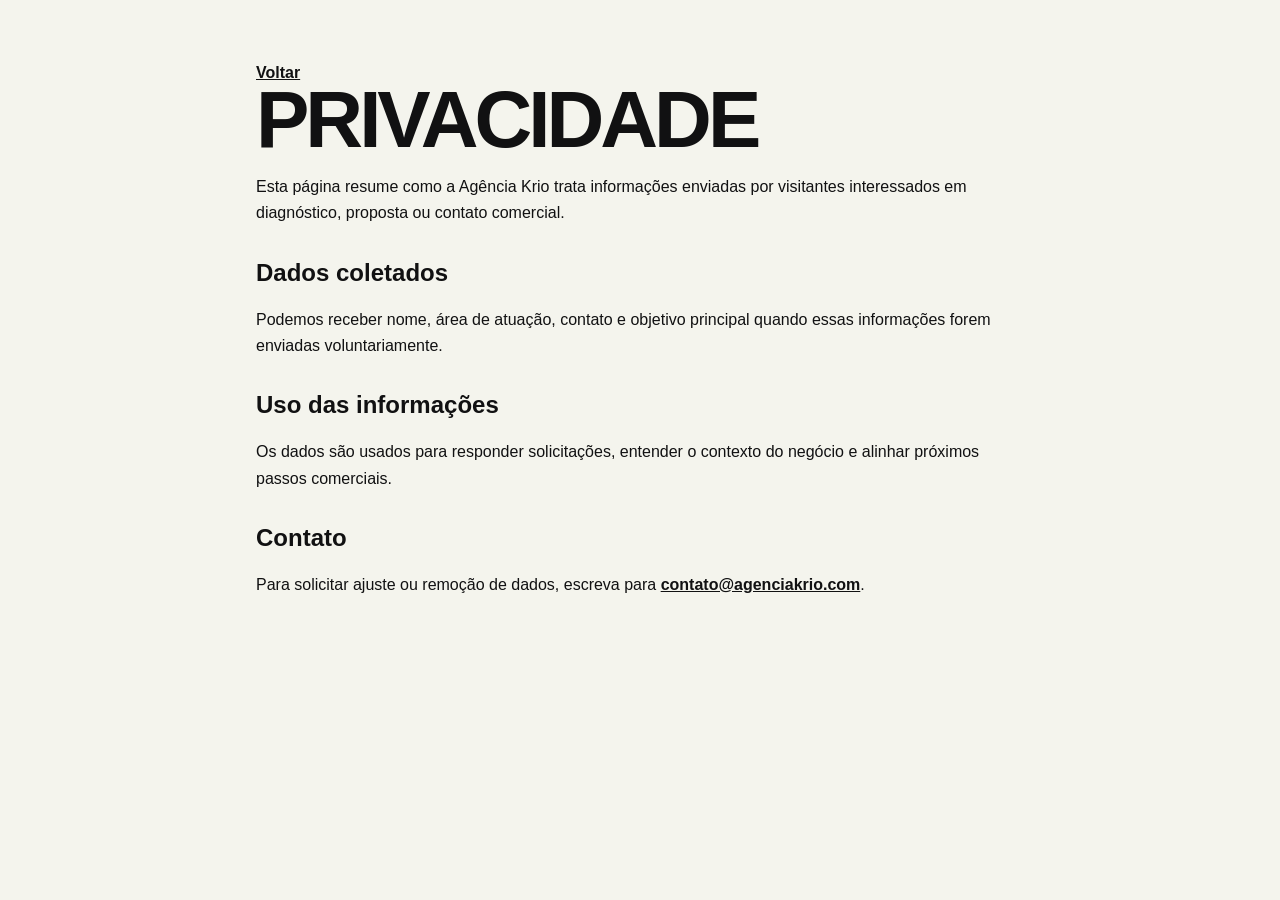
<file: privacidade.html>
<!doctype html>
<html lang="pt-BR">
  <head>
    <meta charset="utf-8" />
    <meta name="viewport" content="width=device-width, initial-scale=1" />
    <title>Privacidade - Agência Krio</title>
    <meta name="description" content="Política de privacidade da Agência Krio." />
    <link rel="icon" href="/favicon.svg" type="image/svg+xml" />
    <style>
      body {
        margin: 0;
        padding: 4rem 1.25rem;
        background: #f4f4ed;
        color: #111112;
        font-family: Arial, sans-serif;
      }

      main {
        width: min(100%, 48rem);
        margin: 0 auto;
      }

      h1 {
        margin: 0 0 1rem;
        font-size: clamp(2.6rem, 9vw, 5rem);
        line-height: 0.95;
        letter-spacing: -0.05em;
        text-transform: uppercase;
      }

      h2 {
        margin-top: 2rem;
      }

      p,
      li {
        line-height: 1.65;
      }

      a {
        color: inherit;
        font-weight: 700;
      }
    </style>
  </head>
  <body>
    <main>
      <a href="/">Voltar</a>
      <h1>Privacidade</h1>
      <p>Esta página resume como a Agência Krio trata informações enviadas por visitantes interessados em diagnóstico, proposta ou contato comercial.</p>
      <h2>Dados coletados</h2>
      <p>Podemos receber nome, área de atuação, contato e objetivo principal quando essas informações forem enviadas voluntariamente.</p>
      <h2>Uso das informações</h2>
      <p>Os dados são usados para responder solicitações, entender o contexto do negócio e alinhar próximos passos comerciais.</p>
      <h2>Contato</h2>
      <p>Para solicitar ajuste ou remoção de dados, escreva para <a href="mailto:contato@agenciakrio.com">contato@agenciakrio.com</a>.</p>
    </main>
  </body>
</html>
</file>
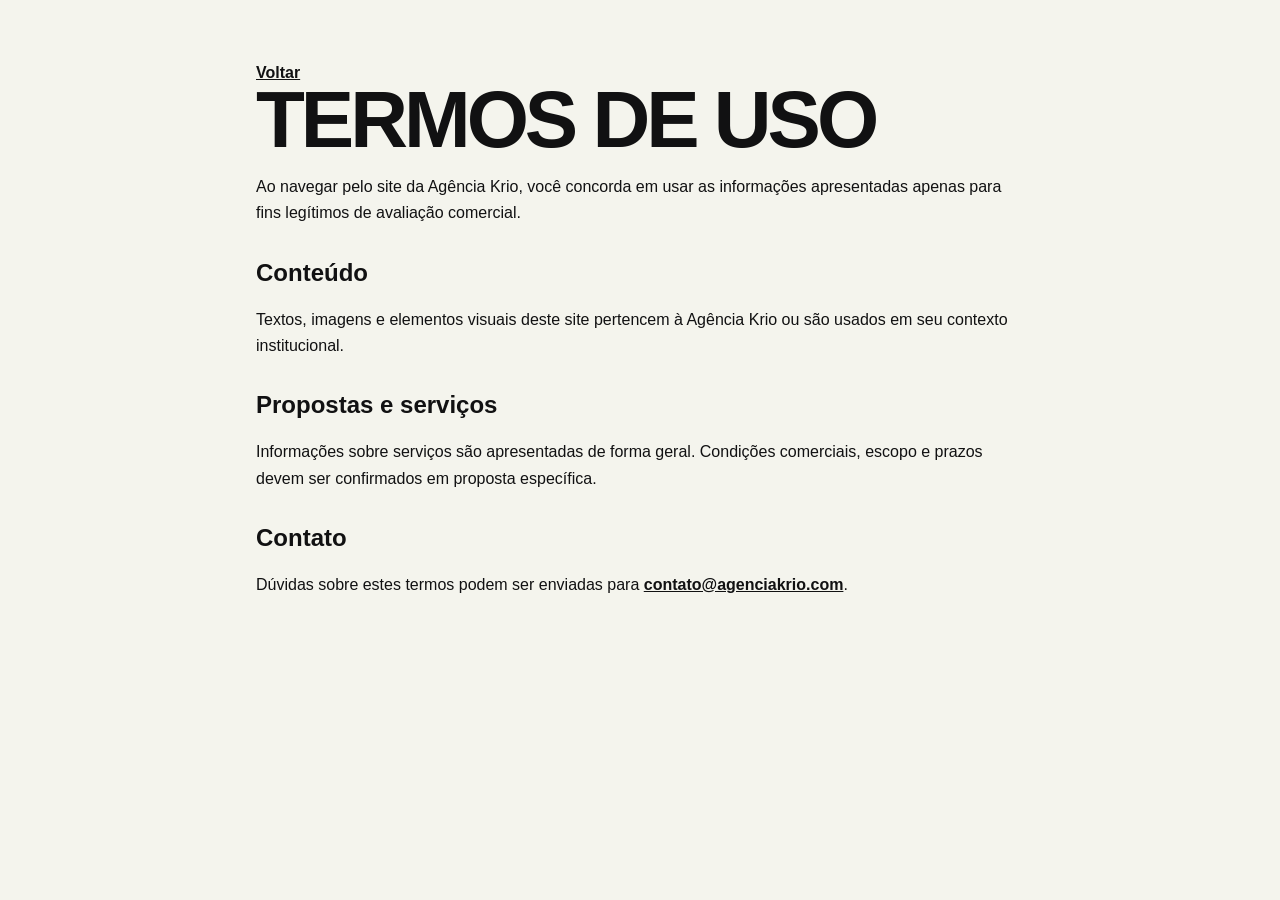
<file: termos.html>
<!doctype html>
<html lang="pt-BR">
  <head>
    <meta charset="utf-8" />
    <meta name="viewport" content="width=device-width, initial-scale=1" />
    <title>Termos - Agência Krio</title>
    <meta name="description" content="Termos de uso do site da Agência Krio." />
    <link rel="icon" href="/favicon.svg" type="image/svg+xml" />
    <style>
      body {
        margin: 0;
        padding: 4rem 1.25rem;
        background: #f4f4ed;
        color: #111112;
        font-family: Arial, sans-serif;
      }

      main {
        width: min(100%, 48rem);
        margin: 0 auto;
      }

      h1 {
        margin: 0 0 1rem;
        font-size: clamp(2.6rem, 9vw, 5rem);
        line-height: 0.95;
        letter-spacing: -0.05em;
        text-transform: uppercase;
      }

      h2 {
        margin-top: 2rem;
      }

      p,
      li {
        line-height: 1.65;
      }

      a {
        color: inherit;
        font-weight: 700;
      }
    </style>
  </head>
  <body>
    <main>
      <a href="/">Voltar</a>
      <h1>Termos de uso</h1>
      <p>Ao navegar pelo site da Agência Krio, você concorda em usar as informações apresentadas apenas para fins legítimos de avaliação comercial.</p>
      <h2>Conteúdo</h2>
      <p>Textos, imagens e elementos visuais deste site pertencem à Agência Krio ou são usados em seu contexto institucional.</p>
      <h2>Propostas e serviços</h2>
      <p>Informações sobre serviços são apresentadas de forma geral. Condições comerciais, escopo e prazos devem ser confirmados em proposta específica.</p>
      <h2>Contato</h2>
      <p>Dúvidas sobre estes termos podem ser enviadas para <a href="mailto:contato@agenciakrio.com">contato@agenciakrio.com</a>.</p>
    </main>
  </body>
</html>
</file>
<file: styles.css>
/* ==========================================================================
   KRIO — tokens
   ========================================================================== */
:root {
  /* surfaces */
  --ink: #0f0f10;
  --ink-raised: #141416;
  --ink-line: rgba(244, 242, 234, 0.12);
  --paper: #f4f2ea;
  --paper-soft: #ebe8dd;
  --paper-line: rgba(17, 17, 18, 0.14);

  /* accent */
  --lime: #cfff19;
  --lime-deep: #a8d400;

  /* text */
  --on-ink: #f4f2ea;
  --on-ink-soft: rgba(244, 242, 234, 0.6);
  --on-ink-faint: rgba(244, 242, 234, 0.46);
  --on-paper: #141415;
  --on-paper-soft: #67665f;
  --on-paper-faint: #7d7c74;

  /* type */
  --display: "Archivo", "Helvetica Neue", Arial, sans-serif;
  --serif: "Instrument Serif", Georgia, serif;
  --body: "Archivo", "Helvetica Neue", Arial, sans-serif;

  --step-label: 0.72rem;
  --step-small: 0.875rem;
  --step-body: clamp(0.95rem, 0.9rem + 0.2vw, 1.0625rem);
  --step-lede: clamp(1rem, 0.92rem + 0.32vw, 1.2rem);
  --step-h3: clamp(1.6rem, 1.05rem + 2.1vw, 2.75rem);
  --step-h2: clamp(2.5rem, 1.15rem + 4.6vw, 5.5rem);
  --step-h1: clamp(2.75rem, 1.2rem + 4.2vw, 5.25rem);

  /* rhythm */
  --shell: min(calc(100% - 6rem), 1344px);
  --header-h: 5rem;
  --section-pad: clamp(5rem, 7.5vw, 9rem);
  --panel-radius: clamp(1.5rem, 3vw, 2.75rem);

  /* motion */
  --ease-out: cubic-bezier(0.16, 1, 0.3, 1);
  --ease-in-out: cubic-bezier(0.76, 0, 0.24, 1);
  --ease-spring: cubic-bezier(0.34, 1.4, 0.64, 1);

  /* depth */
  --z-base: 1;
  --z-panel: 2;
  --z-menu: 70;
  --z-header: 80;
  --z-grain: 90;
  --z-skip: 100;

  /* live values written by main.js */
  --scroll-progress: 0;
  --pointer-x: 0px;
  --pointer-y: 0px;
}

/* ==========================================================================
   Base
   ========================================================================== */
*,
*::before,
*::after {
  box-sizing: border-box;
}

html {
  background: var(--ink);
  scroll-padding-top: var(--header-h);
  -webkit-text-size-adjust: 100%;
}

body {
  margin: 0;
  min-width: 320px;
  overflow-x: clip;
  color: var(--on-paper);
  background: var(--ink);
  font-family: var(--body);
  font-size: var(--step-body);
  font-weight: 400;
  line-height: 1.6;
  font-variant-numeric: tabular-nums;
  -webkit-font-smoothing: antialiased;
  text-rendering: optimizeLegibility;
}

body.menu-open,
body.is-locked {
  overflow: hidden;
}

/* film grain — breaks the digital flatness of the flat fills */
body::after {
  content: "";
  position: fixed;
  inset: -50%;
  z-index: var(--z-grain);
  pointer-events: none;
  opacity: 0.042;
  mix-blend-mode: overlay;
  background-image: url("data:image/svg+xml,%3Csvg xmlns='http://www.w3.org/2000/svg' width='180' height='180'%3E%3Cfilter id='n'%3E%3CfeTurbulence type='fractalNoise' baseFrequency='0.86' numOctaves='3' stitchTiles='stitch'/%3E%3C/filter%3E%3Crect width='100%25' height='100%25' filter='url(%23n)'/%3E%3C/svg%3E");
  will-change: transform;
  animation: grain-drift 7s steps(6) infinite;
}

@keyframes grain-drift {
  0% { transform: translate(0, 0); }
  20% { transform: translate(-2%, 1.5%); }
  40% { transform: translate(1.5%, -2%); }
  60% { transform: translate(-1%, -1%); }
  80% { transform: translate(2%, 1%); }
  100% { transform: translate(0, 0); }
}

a {
  color: inherit;
  text-decoration: none;
}

/* Seta em SVG, não em caractere. O U+2197 tem apresentação emoji em iOS e
   Android, e virava um ícone colorido no celular. Desenhada herda a cor do
   texto e escala com a fonte. */
.icon-arrow {
  display: inline-block;
  width: 1em;
  height: 1em;
  flex: none;
  vertical-align: -0.1em;
  fill: none;
  stroke: currentColor;
  stroke-width: 1.4;
  stroke-linecap: round;
  stroke-linejoin: round;
}

/* grain do hero — mais denso que o do site inteiro, so sobre a imagem */
.hero-grain {
  position: absolute;
  /* z-index 1, nao 0: a vinheta e o .hero::after, e pseudo-elemento pinta
     depois dos filhos. Com os dois em 0 ela cobria o grain exatamente em
     cima da estatua, que e onde o grao precisa aparecer. */
  inset: 0;
  z-index: 1;
  pointer-events: none;
  opacity: 0.2;
  mix-blend-mode: overlay;
  background-image: url("data:image/svg+xml,%3Csvg xmlns='http://www.w3.org/2000/svg' width='220' height='220'%3E%3Cfilter id='h'%3E%3CfeTurbulence type='fractalNoise' baseFrequency='0.72' numOctaves='4' stitchTiles='stitch'/%3E%3C/filter%3E%3Crect width='100%25' height='100%25' filter='url(%23h)'/%3E%3C/svg%3E");
  will-change: transform;
  animation: grain-drift 5.5s steps(5) infinite reverse;
}

@media (prefers-reduced-motion: reduce) {
  .hero-grain {
    animation: none;
  }
}

button,
input,
textarea,
select {
  font: inherit;
  color: inherit;
}

button {
  border: 0;
  background: none;
}

img,
svg {
  display: block;
  max-width: 100%;
  height: auto;
}

h1,
h2,
h3,
p {
  margin-top: 0;
}

h1,
h2,
h3 {
  text-wrap: balance;
}

p {
  text-wrap: pretty;
}

::selection {
  color: var(--ink);
  background: var(--lime);
}

:focus-visible {
  outline: 2px solid var(--lime);
  outline-offset: 5px;
  border-radius: 2px;
}

.skip-link {
  position: fixed;
  top: 1rem;
  left: 1rem;
  z-index: var(--z-skip);
  padding: 0.8rem 1.1rem;
  color: var(--ink);
  background: var(--lime);
  font-size: var(--step-label);
  font-weight: 700;
  letter-spacing: 0.1em;
  text-transform: uppercase;
  transform: translateY(-200%);
  transition: transform 260ms var(--ease-out);
}

.skip-link:focus {
  transform: translateY(0);
}

/* ==========================================================================
   Shared primitives
   ========================================================================== */
.section-shell {
  position: relative;
  width: var(--shell);
  margin-inline: auto;
}

.section-index {
  display: flex;
  align-items: center;
  gap: 0.75rem;
  font-size: var(--step-label);
  font-weight: 600;
  letter-spacing: 0.12em;
  text-transform: uppercase;
}

.section-index span:first-child {
  position: relative;
  padding-right: 2.75rem;
  color: var(--on-paper-faint);
}

/* hairline that draws itself when the index enters the viewport */
.section-index span:first-child::after {
  content: "";
  position: absolute;
  top: 50%;
  right: 0.55rem;
  width: 1.85rem;
  height: 1px;
  background: currentColor;
  transform: scaleX(0);
  transform-origin: left;
  transition: transform 900ms var(--ease-out) 150ms;
}

.is-revealed .section-index span:first-child::after,
.section-index.is-revealed span:first-child::after {
  transform: scaleX(1);
}

.section-index--light,
.section-index--light span:first-child {
  color: var(--on-ink-faint);
}

.kicker,
.hero-services > span,
.contact-label,
.manifesto-label {
  font-size: var(--step-label);
  font-weight: 600;
  letter-spacing: 0.13em;
  text-transform: uppercase;
}

/* Word masks written by main.js — copy is untouched, only wrapped. */
.word {
  display: inline-block;
  overflow: hidden;
  padding: 0.14em 0.06em;
  margin: -0.14em -0.06em;
  vertical-align: top;
}

.word > span {
  display: inline-block;
  will-change: transform;
}

.js [data-split] .word > span {
  transform: translateY(140%);
  transition: transform 1150ms var(--ease-out);
  transition-delay: calc(var(--i, 0) * 38ms + var(--delay, 0ms));
}

.js [data-split].is-revealed .word > span {
  transform: translateY(0);
}

/* Scrub headlines: words light up as the section travels the viewport. */
.js [data-scrub] .word > span {
  color: var(--scrub-dim, rgba(20, 20, 21, 0.17));
  transition: color 520ms var(--ease-out);
}

.js [data-scrub] .word.is-lit > span {
  color: inherit;
}

.js [data-scrub] em .word > span {
  color: var(--scrub-dim-accent, rgba(20, 20, 21, 0.17));
}

.js [data-scrub] em .word.is-lit > span {
  color: inherit;
}

/* Generic reveal */
.js .reveal {
  opacity: 0;
  transform: translateY(1.75rem);
  transition:
    opacity 1000ms var(--ease-out),
    transform 1000ms var(--ease-out);
  transition-delay: var(--delay, 0ms);
}

.js .reveal.is-revealed {
  opacity: 1;
  transform: none;
}

/* ==========================================================================
   Header
   ========================================================================== */
.site-header {
  position: fixed;
  inset: 0 0 auto;
  z-index: var(--z-header);
  display: grid;
  grid-template-columns: 9rem 1fr auto;
  align-items: center;
  min-height: var(--header-h);
  padding-inline: clamp(1rem, 2.5vw, 2.5rem);
  color: var(--on-ink);
  transition:
    min-height 420ms var(--ease-out),
    background-color 420ms ease,
    border-color 420ms ease;
  border-bottom: 1px solid transparent;
}

.site-header.is-scrolled {
  min-height: 4.1rem;
  background: rgba(15, 15, 16, 0.72);
  border-bottom-color: var(--ink-line);
  backdrop-filter: blur(18px) saturate(140%);
  -webkit-backdrop-filter: blur(18px) saturate(140%);
}

/* reading progress, no extra markup */
.site-header::after {
  content: "";
  position: absolute;
  inset: auto 0 -1px 0;
  height: 1px;
  background: var(--lime);
  transform: scaleX(var(--scroll-progress));
  transform-origin: left;
  opacity: 0;
  transition: opacity 400ms ease;
}

.site-header.is-scrolled::after {
  opacity: 1;
}

.nav-logo {
  width: 6rem;
  transition: opacity 300ms var(--ease-out);
}

.nav-logo:hover {
  opacity: 0.68;
}

.desktop-nav {
  display: flex;
  justify-content: center;
  gap: clamp(1.5rem, 3vw, 3.25rem);
  font-size: var(--step-label);
  font-weight: 600;
  letter-spacing: 0.14em;
  text-transform: uppercase;
}

/* roll-over links — the duplicate layer is injected by main.js, aria-hidden */
.desktop-nav a {
  position: relative;
  display: inline-block;
  overflow: hidden;
  padding-block: 0.35rem;
  line-height: 1;
}

.desktop-nav a .roll {
  display: block;
  transition: transform 560ms var(--ease-out);
}

.desktop-nav a .roll--ghost {
  position: absolute;
  inset: 0.35rem 0 auto 0;
  color: var(--lime);
  transform: translateY(200%);
}

.desktop-nav a:hover .roll--base,
.desktop-nav a:focus-visible .roll--base {
  transform: translateY(-200%);
}

.desktop-nav a:hover .roll--ghost,
.desktop-nav a:focus-visible .roll--ghost {
  transform: translateY(0);
}

.header-cta {
  display: inline-flex;
  align-items: center;
  gap: 0.9rem;
  padding: 0.6rem 1.1rem;
  border: 1px solid var(--ink-line);
  border-radius: 99px;
  font-size: var(--step-label);
  font-weight: 600;
  letter-spacing: 0.12em;
  text-transform: uppercase;
  transition:
    color 320ms var(--ease-out),
    background-color 320ms var(--ease-out),
    border-color 320ms var(--ease-out);
}

.header-cta span:last-child {
  color: var(--lime);
  font-size: 0.9rem;
  transition:
    transform 420ms var(--ease-spring),
    color 320ms ease;
}

.header-cta:hover {
  color: var(--ink);
  background: var(--lime);
  border-color: var(--lime);
}

.header-cta:hover span:last-child {
  color: var(--ink);
  transform: translate(0.18rem, -0.18rem);
}

.menu-button {
  display: none;
  width: 2.75rem;
  height: 2.75rem;
  padding: 0;
  cursor: pointer;
}

.menu-button span {
  display: block;
  width: 1.65rem;
  height: 1.5px;
  margin: 0.42rem auto;
  background: currentColor;
  transition: transform 460ms var(--ease-in-out);
}

.menu-open .menu-button span:first-child {
  transform: translateY(0.2rem) rotate(45deg);
}

.menu-open .menu-button span:last-child {
  transform: translateY(-0.22rem) rotate(-45deg);
}

/* ==========================================================================
   Mobile menu
   ========================================================================== */
.mobile-menu {
  position: fixed;
  inset: 0;
  z-index: var(--z-menu);
  display: grid;
  grid-template-rows: 1fr auto;
  padding: 7rem 1.5rem 2.25rem;
  color: var(--on-ink);
  background: var(--ink);
  clip-path: inset(0 0 100% 0);
  visibility: hidden;
  transition:
    clip-path 780ms var(--ease-in-out),
    visibility 0s linear 780ms;
}

.menu-open .mobile-menu {
  clip-path: inset(0 0 0 0);
  visibility: visible;
  transition:
    clip-path 780ms var(--ease-in-out),
    visibility 0s;
}

.mobile-menu nav {
  align-self: center;
}

.mobile-menu nav a {
  display: grid;
  grid-template-columns: 2.25rem 1fr;
  align-items: baseline;
  padding-block: 0.6rem;
  font-size: clamp(2.8rem, 13vw, 5rem);
  font-weight: 600;
  letter-spacing: -0.055em;
  line-height: 1;
  opacity: 0;
  transform: translateY(1.5rem);
  transition:
    opacity 620ms var(--ease-out),
    transform 620ms var(--ease-out),
    color 260ms ease;
}

.menu-open .mobile-menu nav a {
  opacity: 1;
  transform: none;
}

.mobile-menu nav a:nth-child(1) { transition-delay: 240ms; }
.mobile-menu nav a:nth-child(2) { transition-delay: 300ms; }
.mobile-menu nav a:nth-child(3) { transition-delay: 360ms; }
.mobile-menu nav a:nth-child(4) { transition-delay: 420ms; }

.mobile-menu nav a:active {
  color: var(--lime);
}

.mobile-menu nav a span {
  color: var(--lime);
  font-size: 0.6rem;
  font-weight: 600;
  letter-spacing: 0.1em;
}

.mobile-menu__footer {
  display: flex;
  flex-wrap: wrap;
  gap: 0.75rem 1.5rem;
  padding-top: 1.75rem;
  border-top: 1px solid var(--ink-line);
  color: var(--on-ink-soft);
  font-size: var(--step-small);
  opacity: 0;
  transition: opacity 620ms var(--ease-out) 480ms;
}

.menu-open .mobile-menu__footer {
  opacity: 1;
}

/* ==========================================================================
   Hero — pinned, the panels below slide over it
   ========================================================================== */
.hero,
.dark-section {
  color: var(--on-ink);
  background: var(--ink);
}

.hero {
  --hero-progress: 0;
  position: sticky;
  top: 0;
  z-index: var(--z-base);
  min-height: max(46rem, 100svh);
  overflow: hidden;
  isolation: isolate;
  transform: scale(calc(1 - var(--hero-progress) * 0.055));
  transform-origin: 50% 32%;
  filter: brightness(calc(1 - var(--hero-progress) * 0.42));
  will-change: transform, filter;
}

/* structural hairlines — quiet architecture behind the statue */
.hero::before {
  content: "";
  position: absolute;
  inset: 0;
  z-index: -4;
  pointer-events: none;
  background:
    linear-gradient(to right, var(--ink-line) 1px, transparent 1px) 0 0 / 25% 100%,
    linear-gradient(to bottom, var(--ink-line) 1px, transparent 1px) 0 0 / 100% 33.33%;
  opacity: 0.5;
  mask-image: radial-gradient(ellipse 80% 70% at 50% 45%, #000 20%, transparent 78%);
}

.hero::after {
  content: "";
  position: absolute;
  inset: 0;
  z-index: 0;
  pointer-events: none;
  background:
    linear-gradient(to top, var(--ink) 1%, rgba(15, 15, 16, 0.72) 18%, transparent 46%),
    radial-gradient(ellipse 62% 48% at 50% 38%, transparent 40%, rgba(15, 15, 16, 0.55) 100%);
}

.hero-glow {
  position: absolute;
  top: 42%;
  left: 50%;
  z-index: -2;
  width: min(38vw, 34rem);
  aspect-ratio: 1;
  border-radius: 50%;
  background: radial-gradient(circle, rgba(207, 255, 25, 0.22), transparent 66%);
  filter: blur(30px);
  transform: translate(calc(-50% + var(--pointer-x) * -0.25), calc(-50% + var(--pointer-y) * -0.25));
  animation: glow-breathe 9s var(--ease-in-out) infinite;
}

@keyframes glow-breathe {
  0%, 100% { opacity: 0.78; }
  50% { opacity: 1; }
}

.hero-wordmark {
  position: absolute;
  top: 13%;
  left: 50%;
  z-index: -3;
  width: min(76vw, 77rem);
  transform: translate3d(-50%, var(--wordmark-y, 0px), 0);
  will-change: transform;
}

.hero-wordmark img {
  width: 100%;
  filter: saturate(0) brightness(0.34);
  clip-path: inset(0 0 100% 0);
  transition: clip-path 1500ms var(--ease-out) 220ms;
}

.is-ready .hero-wordmark img {
  clip-path: inset(0 0 0 0);
}

.hero-statue {
  position: absolute;
  top: -2vh;
  left: 50%;
  z-index: -1;
  width: min(70vw, 63rem);
  min-width: 36rem;
  transform: translate3d(
      calc(-50% + var(--pointer-x) * 0.4),
      calc(var(--pointer-y) * 0.3 + var(--statue-y, 0px)),
      0
    )
    scale(var(--statue-scale, 1));
  will-change: transform;
}

.hero-statue img {
  width: 100%;
  filter: drop-shadow(0 2.5rem 5rem rgba(0, 0, 0, 0.5));
  opacity: 0;
  transform: scale(1.07);
  transition:
    opacity 1500ms var(--ease-out),
    transform 1900ms var(--ease-out);
}

.is-ready .hero-statue img {
  opacity: 1;
  transform: scale(1);
}

.hero-services {
  position: absolute;
  z-index: 1;
  bottom: clamp(3rem, 7vh, 6rem);
  left: clamp(1rem, 2.5vw, 2.5rem);
  width: min(15rem, 22vw);
}

.hero-services > span {
  display: block;
  margin-bottom: 1.5rem;
  color: var(--on-ink-faint);
}

.hero-services ol {
  margin: 0;
  padding: 0;
  list-style: none;
  border-top: 1px solid var(--ink-line);
}

.hero-services li {
  display: grid;
  grid-template-columns: 2.5rem 1fr;
  padding-block: 0.52rem;
  border-bottom: 1px solid var(--ink-line);
  font-size: var(--step-small);
  color: var(--on-ink-soft);
  opacity: 0;
  transform: translateY(0.7rem);
  transition:
    opacity 760ms var(--ease-out),
    transform 760ms var(--ease-out),
    color 300ms ease;
  transition-delay: calc(760ms + var(--i, 0) * 80ms);
}

.is-ready .hero-services li {
  opacity: 1;
  transform: none;
}

.hero-services li:hover {
  color: var(--on-ink);
}

.hero-services b {
  color: var(--lime);
  font-weight: 600;
  font-size: var(--step-label);
}

.hero-copy {
  position: absolute;
  z-index: 1;
  right: clamp(1rem, 4vw, 4.5rem);
  bottom: clamp(3rem, 7vh, 6rem);
  width: min(27rem, 34vw);
  transform: translateY(var(--copy-y, 0px));
  opacity: var(--copy-opacity, 1);
  will-change: transform;
}

.kicker {
  display: block;
  margin-bottom: 1.1rem;
  color: var(--on-ink-faint);
  opacity: 0;
  transform: translateY(0.75rem);
  transition:
    opacity 900ms var(--ease-out) 300ms,
    transform 900ms var(--ease-out) 300ms;
}

.is-ready .kicker {
  opacity: 1;
  transform: none;
}

.hero-copy h1 {
  max-width: 9ch;
  margin-bottom: 1.6rem;
  font-size: var(--step-h1);
  font-weight: 700;
  letter-spacing: -0.045em;
  line-height: 0.92;
}

.hero-copy h1 em,
.services-head h2 em,
.method-copy h2 em,
.manifesto h2 em,
.contact h2 em {
  color: var(--lime);
  font-family: var(--serif);
  font-weight: 400;
  font-style: italic;
  letter-spacing: -0.02em;
}

.hero-copy > p:not(.kicker) {
  max-width: 34ch;
  margin-bottom: 2.1rem;
  color: var(--on-ink-soft);
  font-size: var(--step-small);
  opacity: 0;
  transform: translateY(0.75rem);
  transition:
    opacity 900ms var(--ease-out) 620ms,
    transform 900ms var(--ease-out) 620ms;
}

.is-ready .hero-copy > p:not(.kicker) {
  opacity: 1;
  transform: none;
}

/* ==========================================================================
   Buttons
   ========================================================================== */
.button {
  position: relative;
  display: inline-flex;
  align-items: center;
  justify-content: space-between;
  gap: 2rem;
  min-width: 13rem;
  min-height: 3.5rem;
  padding-inline: 1.25rem;
  overflow: hidden;
  border-radius: 99px;
  font-size: var(--step-label);
  font-weight: 700;
  letter-spacing: 0.12em;
  text-transform: uppercase;
  transform: translate3d(var(--magnet-x, 0px), var(--magnet-y, 0px), 0);
  transition: transform 520ms var(--ease-out);
}

.button > span {
  position: relative;
  z-index: 1;
  transition: color 380ms var(--ease-out);
}

.button > span:last-child {
  font-size: 1rem;
  transition:
    transform 520ms var(--ease-spring),
    color 380ms var(--ease-out);
}

/* fill sweeps up from the bottom edge */
.button::before {
  content: "";
  position: absolute;
  inset: 0;
  z-index: 0;
  border-radius: inherit;
  background: var(--paper);
  transform: translateY(101%);
  transition: transform 620ms var(--ease-out);
}

.button--lime {
  color: var(--ink);
  background: var(--lime);
}

.button:hover::before,
.button:focus-visible::before {
  transform: translateY(0);
}

.button:hover > span:last-child {
  transform: translate(0.25rem, -0.25rem);
}

.button:active {
  transform: translate3d(var(--magnet-x, 0px), var(--magnet-y, 0px), 0) scale(0.975);
}

.is-ready .hero-copy .button {
  animation: button-in 900ms var(--ease-out) 820ms backwards;
}

@keyframes button-in {
  from {
    opacity: 0;
    transform: translateY(0.9rem);
  }
}

.scroll-cue {
  position: absolute;
  bottom: 1.6rem;
  left: 50%;
  display: flex;
  align-items: center;
  gap: 0.7rem;
  color: var(--on-ink-faint);
  font-size: var(--step-label);
  font-weight: 600;
  letter-spacing: 0.12em;
  text-transform: uppercase;
  transform: translateX(-50%);
  opacity: calc(1 - var(--hero-progress) * 2.4);
  transition: color 300ms ease;
}

.scroll-cue:hover {
  color: var(--on-ink);
}

.scroll-cue i {
  position: relative;
  display: block;
  width: 2.25rem;
  height: 1px;
  overflow: hidden;
  background: var(--ink-line);
}

.scroll-cue i::after {
  content: "";
  position: absolute;
  inset: 0;
  background: var(--lime);
  transform-origin: left;
  animation: cue-sweep 2.4s var(--ease-in-out) infinite;
}

@keyframes cue-sweep {
  0% { transform: scaleX(0); transform-origin: left; }
  45% { transform: scaleX(1); transform-origin: left; }
  55% { transform: scaleX(1); transform-origin: right; }
  100% { transform: scaleX(0); transform-origin: right; }
}

/* ==========================================================================
   Panels — every section after the hero rides over it
   ========================================================================== */
.paper-section,
.dark-section,
.manifesto {
  position: relative;
  z-index: var(--z-panel);
}

.paper-section {
  color: var(--on-paper);
  background: var(--paper);
}

.intro,
.services,
.method,
.contact {
  border-radius: var(--panel-radius) var(--panel-radius) 0 0;
}

/* O manifesto continua o bloco de papel aberto pelo .method: mesma familia de
   cor, entao nao leva canto arredondado nem sombra — isso abria uma emenda
   escura entre duas secoes creme e deixava o hero fixo aparecer pelos cantos. */
.manifesto {
  border-radius: 0;
  box-shadow: none;
}

.intro {
  box-shadow: 0 -2rem 5rem rgba(0, 0, 0, 0.45);
}

.services,
.contact {
  box-shadow: 0 -1.5rem 4rem rgba(20, 20, 21, 0.16);
}

.method {
  box-shadow: 0 -1.5rem 4rem rgba(0, 0, 0, 0.3);
}

/* ==========================================================================
   Intro
   ========================================================================== */
.intro-layout {
  display: grid;
  grid-template-columns: minmax(0, 3fr) minmax(14rem, 1fr);
  gap: clamp(4rem, 9vw, 10rem);
  align-content: center;
  min-height: 100svh;
  padding-block: var(--section-pad);
}

.intro-layout .section-index {
  grid-column: 1 / -1;
}

.intro-title {
  max-width: 16ch;
  margin: clamp(3rem, 6vw, 6rem) 0 0;
  font-size: var(--step-h2);
  font-weight: 600;
  letter-spacing: -0.045em;
  line-height: 0.98;
}

.intro-title em {
  color: var(--on-paper-soft);
  font-family: var(--serif);
  font-weight: 400;
  font-style: italic;
}

.intro-aside {
  align-self: end;
  margin-bottom: 0.4rem;
  padding-top: 1.75rem;
  border-top: 1px solid var(--paper-line);
}

.intro-aside p:first-child {
  max-width: 17ch;
  margin-bottom: 1.6rem;
  font-family: var(--serif);
  font-size: clamp(1.3rem, 0.8rem + 1.2vw, 1.8rem);
  line-height: 1.08;
}

.intro-aside p:last-child {
  margin: 0;
  color: var(--on-paper-soft);
  font-size: var(--step-small);
}

/* ==========================================================================
   Services
   ========================================================================== */
.services {
  padding-block: var(--section-pad);
}

.services-head {
  display: grid;
  grid-template-columns: minmax(0, 1.5fr) minmax(14rem, 0.5fr);
  gap: 3rem;
  align-items: end;
}

.services-head .section-index {
  grid-column: 1 / -1;
}

.services-head h2 {
  max-width: 10ch;
  margin: clamp(2.5rem, 4vw, 4rem) 0 0;
  font-size: var(--step-h2);
  font-weight: 600;
  letter-spacing: -0.045em;
  line-height: 0.94;
}

.services-head p {
  max-width: 28ch;
  margin: 0 0 0.75rem;
  color: var(--on-ink-soft);
  font-size: var(--step-small);
}

/* cursor spotlight */

/* fill wipe */

/* ==========================================================================
   Method
   ========================================================================== */
.method {
  padding-block: var(--section-pad);
}

.method-layout {
  display: grid;
  grid-template-columns: minmax(0, 0.9fr) minmax(22rem, 1.1fr);
  gap: clamp(5rem, 12vw, 13rem);
  align-items: start;
}

.method-copy {
  position: sticky;
  top: calc(var(--header-h) + 3rem);
}

.method-copy h2 {
  max-width: 9ch;
  margin: clamp(2.5rem, 4vw, 4rem) 0 2.5rem;
  font-size: var(--step-h2);
  font-weight: 600;
  letter-spacing: -0.045em;
  line-height: 0.94;
}

.method-copy h2 em {
  color: var(--on-paper-soft);
}

.method-copy > p {
  max-width: 38ch;
  margin: 0;
  color: var(--on-paper-soft);
}

.method-steps {
  display: grid;
  gap: clamp(2.5rem, 4.5vw, 4rem);
  margin: 0;
  padding: clamp(4rem, 7vw, 7rem) 0 0;
  list-style: none;
  counter-reset: step;
}

.method-steps li {
  display: grid;
  grid-template-columns: 2.5rem 1fr;
  gap: 0.5rem 1rem;
  align-items: baseline;
  padding-bottom: 1.6rem;
  border-bottom: 1px solid var(--paper-line);
}

.method-steps b {
  color: var(--on-paper-faint);
  font-size: var(--step-label);
  font-weight: 600;
  letter-spacing: 0.12em;
}

.method-steps span {
  font-family: var(--serif);
  font-size: clamp(1.8rem, 0.9rem + 2.2vw, 2.8rem);
  font-style: italic;
  line-height: 1;
}

/* the progress hairline that used to be hidden */
.method-steps i {
  display: block;
  grid-column: 2 / -1;
  width: 100%;
  height: 2px;
  margin-top: 0.9rem;
  background: var(--paper-line);
  overflow: hidden;
}

.method-steps i::after {
  content: "";
  display: block;
  width: var(--progress, 50%);
  height: 100%;
  background: var(--ink);
  transform: scaleX(0);
  transform-origin: left;
  transition: transform 1500ms var(--ease-out) 260ms;
}

.method-steps li.is-revealed i::after {
  transform: scaleX(1);
}

/* ==========================================================================
   Manifesto
   ========================================================================== */
.manifesto {
  color: var(--on-paper);
  background: var(--paper-soft);
}

.manifesto-inner {
  display: flex;
  min-height: 100svh;
  flex-direction: column;
  justify-content: center;
  padding-block: var(--section-pad);
}

.manifesto-label {
  margin-bottom: clamp(3rem, 6vw, 6rem);
  color: var(--on-paper-soft);
}

.manifesto h2 {
  max-width: 13ch;
  margin-bottom: 5rem;
  font-size: var(--step-h2);
  font-weight: 600;
  letter-spacing: -0.045em;
  line-height: 0.96;
}

.manifesto h2 em {
  display: block;
  color: var(--on-paper-soft);
  font-family: var(--serif);
  font-weight: 400;
  font-style: italic;
}

.manifesto-bottom {
  padding-top: 2rem;
  border-top: 1px solid var(--paper-line);
}

.manifesto-bottom p {
  max-width: 42ch;
  margin: 0 0 0 auto;
  color: var(--on-paper-soft);
}

/* ==========================================================================
   Contact
   ========================================================================== */
.contact {
  position: relative;
  min-height: 100svh;
  overflow: hidden;
}

.contact-glow {
  position: absolute;
  right: -14rem;
  bottom: -16rem;
  width: 40rem;
  aspect-ratio: 1;
  border-radius: 50%;
  background: radial-gradient(circle, rgba(207, 255, 25, 0.14), transparent 68%);
  filter: blur(14px);
  animation: glow-breathe 11s var(--ease-in-out) infinite;
}

.contact-mesh {
  position: absolute;
  inset: 0;
  z-index: 0;
  width: 100%;
  height: 100%;
  pointer-events: none;
  opacity: 0;
  transition: opacity 900ms var(--ease-out);
}

.contact-mesh.is-live {
  opacity: 0.6;
}

/* véu sobre a trama: mesma ideia da seção de serviços, porém mais leve —
   aqui ela deve continuar sendo o fundo do rodapé, não só um sussurro */
.contact::before {
  content: "";
  position: absolute;
  inset: 0;
  z-index: 1;
  pointer-events: none;
  background: radial-gradient(
    126% 92% at 50% 46%,
    transparent 0%,
    rgba(15, 15, 16, 0.26) 62%,
    rgba(15, 15, 16, 0.72) 100%
  );
}

.contact-inner {
  position: relative;
  z-index: 2;
  display: flex;
  min-height: 100svh;
  flex-direction: column;
  padding-top: var(--section-pad);
}

.contact-label {
  color: var(--on-ink-faint);
}

.contact h2 {
  max-width: 11ch;
  margin: clamp(2rem, 3.5vw, 3rem) 0 2.25rem;
  font-size: var(--step-h2);
  font-weight: 600;
  letter-spacing: -0.045em;
  line-height: 0.94;
}

.contact-link {
  position: relative;
  display: inline-flex;
  width: fit-content;
  align-items: center;
  gap: 1rem;
  padding-bottom: 0.3rem;
  color: var(--lime);
  font-family: var(--serif);
  font-size: clamp(1.9rem, 1rem + 2.3vw, 3rem);
  font-style: italic;
  line-height: 1.1;
}

.contact-link::after {
  content: "";
  position: absolute;
  inset: auto 0 0 0;
  height: 1px;
  background: currentColor;
  transform: scaleX(0);
  transform-origin: right;
  transition: transform 700ms var(--ease-out);
}

.contact-link:hover::after {
  transform: scaleX(1);
  transform-origin: left;
}

.contact-link span {
  font-family: var(--body);
  font-size: 0.55em;
  font-style: normal;
  transition: transform 520ms var(--ease-spring);
}

.contact-link:hover span {
  transform: translate(0.3rem, -0.3rem);
}

.contact-grid {
  display: grid;
  grid-template-columns: repeat(3, minmax(0, 1fr)) auto;
  gap: 2rem;
  align-items: end;
  margin-top: clamp(4.5rem, 8vw, 8rem);
  padding-top: 2rem;
  border-top: 1px solid var(--ink-line);
}

.contact-grid > a {
  display: flex;
  flex-direction: column;
  gap: 0.6rem;
  transition: color 320ms var(--ease-out);
}

.contact-grid small {
  color: var(--on-ink-faint);
  font-size: var(--step-label);
  font-weight: 600;
  letter-spacing: 0.12em;
  text-transform: uppercase;
}

.contact-grid > a span {
  font-size: clamp(0.9rem, 1.3vw, 1.1rem);
}

.contact-legal {
  display: flex;
  gap: 1.5rem;
  color: var(--on-ink-soft);
  font-size: var(--step-label);
  font-weight: 600;
  letter-spacing: 0.14em;
  text-transform: uppercase;
}

.contact-grid a:hover {
  color: var(--lime);
}

.footer-wordmark {
  display: flex;
  flex: 1;
  align-items: flex-end;
  padding-top: clamp(4rem, 7vw, 7rem);
  overflow: hidden;
}

.footer-wordmark img {
  width: 100%;
  filter: saturate(0) brightness(3.2);
  transform: translateY(calc(38% - var(--footer-reveal, 0) * 38%));
  will-change: transform;
}

.site-footer {
  display: flex;
  justify-content: space-between;
  gap: 1rem;
  padding-block: 1.35rem;
  border-top: 1px solid var(--ink-line);
  color: var(--on-ink-faint);
  font-size: var(--step-label);
  font-weight: 600;
  letter-spacing: 0.14em;
  text-transform: uppercase;
}

/* ==========================================================================
   Responsive
   ========================================================================== */
@media (max-width: 1050px) {
  /* quatro colunas nao cabem: e-mail, whatsapp, instagram e legal em 2x2 */
  .contact-grid {
    grid-template-columns: repeat(2, minmax(0, 1fr));
    row-gap: 2.25rem;
  }

  :root {
    --shell: min(calc(100% - 3rem), 1416px);
  }

  .desktop-nav,
  .header-cta {
    display: none;
  }

  .site-header {
    grid-template-columns: 1fr auto;
  }

  .menu-button {
    display: block;
  }

  .hero-wordmark {
    width: 86vw;
  }

  .hero-statue {
    width: min(46vw, 34rem);
  }

  .hero-copy {
    width: min(24rem, 38vw);
  }

  .intro-layout,
  .services-head {
    gap: 4rem;
  }

  .method-copy {
    position: static;
  }
}

@media (max-width: 760px) {
  :root {
    --shell: calc(100% - 2rem);
    --header-h: 4.25rem;
    --section-pad: clamp(5.5rem, 16vw, 8rem);
    --panel-radius: 1.25rem;
  }

  .nav-logo {
    width: 5.2rem;
  }

  .hero {
    position: relative;
    min-height: 50rem;
    transform: none;
    filter: none;
  }

  .hero::before {
    background-size: 50% 100%, 100% 50%;
  }

  .hero-wordmark {
    top: 7rem;
    width: 118vw;
  }

  .hero-glow {
    top: 33%;
    width: 112vw;
  }

  .hero-statue {
    top: -1vh;
    width: min(114vw, 28rem);
    min-width: 0;
  }

  .hero::after {
    background: linear-gradient(to top, var(--ink) 24%, rgba(15, 15, 16, 0.6) 46%, transparent 72%);
  }

  .hero-services,
  .scroll-cue {
    display: none;
  }

  .hero-copy {
    position: absolute;
    right: 0;
    bottom: 0;
    left: 0;
    z-index: 2;
    width: auto;
    padding: 2.25rem 1rem 2.5rem;
    background: linear-gradient(to bottom, transparent, var(--ink) 14%);
  }

  .hero-copy h1 {
    max-width: 8ch;
    margin-bottom: 1rem;
    font-size: clamp(3.2rem, 15vw, 5rem);
  }

  .hero-copy > p:not(.kicker) {
    max-width: 30ch;
    margin-bottom: 1.5rem;
  }

  .intro-layout {
    display: block;
    min-height: 0;
    padding-block: var(--section-pad);
  }

  .intro-title {
    max-width: 13ch;
    margin-top: 3rem;
    font-size: clamp(2.9rem, 12.5vw, 4.4rem);
  }

  .intro-aside {
    max-width: 19rem;
    margin: 4rem 0 0 auto;
  }

  .services-head {
    display: block;
  }

  .services-head h2 {
    max-width: 9ch;
    margin-top: 3rem;
    font-size: clamp(3.1rem, 14vw, 5rem);
  }

  .services-head p {
    margin-top: 2rem;
  }

  .method-layout {
    display: block;
  }

  .method-copy h2 {
    margin-top: 3rem;
    font-size: clamp(3.1rem, 14vw, 5rem);
  }

  .method-steps {
    gap: 2.5rem;
    padding-top: 4.5rem;
  }

  .method-steps span {
    font-size: 3.1rem;
  }

  .manifesto-inner {
    min-height: 0;
  }

  .manifesto h2 {
    max-width: 11ch;
    margin-bottom: 3.5rem;
    font-size: clamp(3rem, 13.5vw, 4.8rem);
  }

  .manifesto-bottom p {
    max-width: 30ch;
    margin-left: 0;
  }

  .contact,
  .contact-inner {
    min-height: 0;
  }

  .contact h2 {
    font-size: clamp(3.1rem, 14vw, 5rem);
  }

  .contact-link {
    font-size: 2.6rem;
  }

  .contact-grid {
    grid-template-columns: 1fr;
    gap: 2rem;
    margin-top: 4.5rem;
  }

  .contact-legal {
    margin-top: 1rem;
  }

  .footer-wordmark {
    padding-top: 5rem;
  }

  .footer-wordmark img {
    width: 124%;
    max-width: none;
  }

  .site-footer {
    font-size: 0.56rem;
  }

  .site-footer span:last-child {
    text-align: right;
  }
}

@media (max-width: 420px) {
  .button {
    width: 100%;
  }

  .contact-link {
    font-size: 2.3rem;
  }

  .contact-grid > a span {
    font-size: 0.85rem;
  }
}

/* ==========================================================================
   Reduced motion
   ========================================================================== */
@media (prefers-reduced-motion: reduce) {
  html {
    scroll-behavior: auto;
  }

  *,
  *::before,
  *::after {
    animation-duration: 0.01ms !important;
    animation-iteration-count: 1 !important;
    transition-duration: 0.01ms !important;
    transition-delay: 0ms !important;
    scroll-behavior: auto !important;
  }

  .hero {
    position: relative;
    transform: none;
    filter: none;
  }

  .js .reveal,
  .js [data-split] .word > span {
    opacity: 1;
    transform: none;
  }

  .js [data-scrub] .word > span {
    color: inherit;
  }

  .hero-statue img,
  .hero-wordmark img,
  .kicker,
  .hero-copy > p:not(.kicker),
  .hero-services li {
    opacity: 1;
    transform: none;
    clip-path: none;
  }

  .method-steps i::after {
    transform: scaleX(1);
  }

  body::after {
    animation: none;
  }
}

/* ==========================================================================
   Serviços — baralho holo
   Cada serviço é uma carta que inclina seguindo o ponteiro, com verniz
   holográfico preso à paleta da marca (lime, branco e um desvio curto para
   menta). O fundo da seção usa a mesma trama do rodapé, bem mais apagada.
   ========================================================================== */
.holo-deck {
  display: grid;
  grid-template-columns: repeat(5, minmax(0, 1fr));
  gap: clamp(0.9rem, 1.4vw, 1.4rem);
  margin-top: clamp(3rem, 5vw, 4.5rem);
}

/* cada carta tem seu próprio ponto de fuga: numa fileira, perspectiva
   compartilhada distorce as das pontas */
.holo-card {
  perspective: 900px;
}

.holo-card__face {
  --rx: 0deg;
  --ry: 0deg;
  --mx: 50%;
  --my: 50%;
  --holo: 0;

  position: relative;
  display: flex;
  aspect-ratio: 0.7;
  overflow: hidden;
  border: 1px solid rgba(207, 251, 36, 0.16);
  border-radius: clamp(0.9rem, 1.4vw, 1.25rem);
  background:
    radial-gradient(120% 90% at 50% 0%, rgba(207, 251, 36, 0.09), transparent 60%),
    linear-gradient(168deg, #17181a 0%, #0d0d0e 58%, #121314 100%);
  transform-style: preserve-3d;
  transform: rotateX(var(--rx)) rotateY(var(--ry));
  transition:
    transform 620ms var(--ease-out),
    border-color 420ms var(--ease-out),
    box-shadow 620ms var(--ease-out);
  will-change: transform;
}

/* enquanto o ponteiro conduz, a carta acompanha sem atraso */
.holo-card__face.is-tracking {
  transition:
    border-color 420ms var(--ease-out),
    box-shadow 420ms var(--ease-out);
}

.holo-card__face.is-lit {
  border-color: rgba(207, 251, 36, 0.4);
  box-shadow:
    0 1.6rem 3.4rem rgba(0, 0, 0, 0.55),
    0 0 0 1px rgba(207, 251, 36, 0.12);
}

/* ---- verniz holográfico ------------------------------------------------ */
.holo-card__foil {
  position: absolute;
  border-radius: inherit;
  inset: -20%;
  z-index: 2;
  pointer-events: none;
  opacity: calc(var(--holo) * 0.55);
  mix-blend-mode: color-dodge;
  background-image:
    repeating-linear-gradient(
      112deg,
      transparent 0%,
      rgba(207, 251, 36, 0.38) 2.5%,
      rgba(150, 255, 214, 0.3) 4.5%,
      rgba(255, 255, 255, 0.34) 6.5%,
      rgba(207, 251, 36, 0.22) 8.5%,
      transparent 12%
    ),
    repeating-linear-gradient(
      -42deg,
      transparent 0%,
      rgba(255, 255, 255, 0.12) 3%,
      transparent 7%
    );
  background-size: 150% 150%, 115% 115%;
  background-position:
    var(--fx, 50%) var(--fy, 50%),
    calc(100% - var(--fx, 50%)) var(--fy, 50%);
  transition: opacity 420ms var(--ease-out);
}

/* ---- brilho que segue o ponteiro --------------------------------------- */
.holo-card__glare {
  position: absolute;
  border-radius: inherit;
  inset: 0;
  z-index: 3;
  pointer-events: none;
  opacity: calc(var(--holo) * 0.85);
  mix-blend-mode: screen;
  background: radial-gradient(
    circle at var(--mx) var(--my),
    rgba(255, 255, 255, 0.32),
    rgba(255, 255, 255, 0.06) 22%,
    transparent 40%
  );
  transition: opacity 420ms var(--ease-out);
}

/* ---- conteúdo ---------------------------------------------------------- */
.holo-card__body {
  position: relative;
  z-index: 4;
  /* overflow:hidden do pai nao recorta filho em 3D quando ha preserve-3d,
     entao o véu de cantos retos escapava pelo arredondado ao pressionar */
  border-radius: inherit;
  display: flex;
  flex: 1;
  flex-direction: column;
  padding: clamp(1.1rem, 1.7vw, 1.6rem);
  /* véu: sem ele o verniz passa por baixo do texto e mata o contraste */
  background: linear-gradient(
    to top,
    rgba(8, 8, 9, 0.93) 26%,
    rgba(8, 8, 9, 0.72) 48%,
    rgba(8, 8, 9, 0.18) 68%,
    transparent 86%
  );
  /* menos profundidade: a 34px as bordas do véu saíam do lugar na inclinação */
  transform: translateZ(18px);
}

.holo-card__num {
  font-family: var(--display);
  font-size: var(--step-label);
  font-weight: 700;
  font-variant-numeric: tabular-nums;
  letter-spacing: 0.16em;
  color: var(--lime);
}

.holo-card h3 {
  margin-top: auto;
  font-family: var(--display);
  font-size: clamp(1.05rem, 1.25vw, 1.35rem);
  font-weight: 600;
  line-height: 1.12;
  letter-spacing: -0.015em;
  text-wrap: balance;
  color: var(--on-ink);
}

.holo-card p {
  margin-top: 0.7rem;
  font-size: clamp(0.8rem, 0.88vw, 0.9rem);
  line-height: 1.5;
  color: rgba(244, 242, 234, 0.58);
  transition: color 420ms var(--ease-out);
}

.holo-card__face.is-lit p {
  color: rgba(244, 242, 234, 0.82);
}

.holo-card__arrow {
  margin-top: 1.1rem;
  font-size: 1rem;
  line-height: 1;
  color: rgba(244, 242, 234, 0.4);
  transition:
    transform 420ms var(--ease-spring),
    color 420ms var(--ease-out);
}

.holo-card__face.is-lit .holo-card__arrow {
  color: var(--lime);
  transform: translate(0.25rem, -0.25rem);
}

/* ==========================================================================
   Responsivo — abaixo de 1100px vira baralho que desliza na horizontal,
   em vez de quebrar em fileiras órfãs (5 cartas nunca fecham uma grade)
   ========================================================================== */
/* ==========================================================================
   Telas menores — as cartas empilham em vez de rolar na horizontal.

   O carrossel anterior juntava dois problemas: gesto horizontal dentro de
   página que rola na vertical (o swipe diagonal era roubado por um dos dois)
   e altura travada por aspect-ratio com overflow hidden, que corta o texto
   assim que ele cresce um pouco. Empilhado, a carta cresce com o conteúdo e
   não existe corte possível.
   ========================================================================== */
@media (max-width: 1100px) {
  .holo-deck {
    grid-template-columns: repeat(2, minmax(0, 1fr));
    gap: 1rem;
  }

  /* em duas colunas a carta fica larga, e manter a proporção de carta
     colecionável gerava blocos de quase 600px de altura */
  .holo-card__face {
    aspect-ratio: auto;
    min-height: 15rem;
  }
}

@media (max-width: 760px) {
  .holo-deck {
    grid-template-columns: 1fr;
    gap: 0.85rem;
    margin-top: 2.75rem;
  }

  /* altura pelo conteúdo, com um piso para a carta não virar uma tira */
  .holo-card__face {
    aspect-ratio: auto;
    min-height: 12.5rem;
  }

  .holo-card__body {
    padding: 1.25rem;
  }

  .holo-card h3 {
    margin-top: 2.5rem;
  }
}

/* Sem ponteiro, a carta continua se mexendo: o giroscópio comanda, e o
   scroll serve de reserva quando não há sensor ou a permissão é negada
   (ver main.js). Só o modo de mesclagem muda, porque color-dodge sobre
   fundo escuro estoura quando o verniz fica sempre visível. */
@media (hover: none) {
  .holo-card__foil {
    mix-blend-mode: normal;
    opacity: calc(0.07 + var(--holo, 0) * 0.3);
  }

  .holo-card__glare {
    opacity: calc(var(--holo, 0) * 0.3);
  }

  /* resposta imediata ao encostar na carta */
  .holo-card__face.is-pressed {
    border-color: rgba(207, 251, 36, 0.42);
    transform: rotateX(var(--rx)) rotateY(var(--ry)) scale(0.985);
  }
}

@media (prefers-reduced-motion: reduce) {
  .holo-card__face {
    transform: none !important;
  }

  .holo-card__foil {
    opacity: 0.1 !important;
    mix-blend-mode: normal !important;
  }

  .holo-card__glare {
    opacity: 0 !important;
  }

  .holo-card__body {
    transform: none;
  }
}

/* ==========================================================================
   Textura da seção de serviços
   Fundo chapado deixava as cartas flutuando no vazio. Duas camadas atrás
   delas: trama estrutural + grão. Ambas abaixo do conteúdo.
   ========================================================================== */
.services {
  isolation: isolate;
}

/* Mesma trama do rodapé, puxada para trás: opacidade baixa e deslocamento
   curto (data-mesh-push 7 contra 20 do rodapé). Deve ser percebida só quando
   o ponteiro passa, nunca competir com as cartas. */
.services-mesh {
  position: absolute;
  inset: 0;
  z-index: 0;
  width: 100%;
  height: 100%;
  pointer-events: none;
  opacity: 0;
  transition: opacity 1200ms var(--ease-out);
}

.services-mesh.is-live {
  opacity: 0.3;
}

/* véu por cima da trama: tira o contorno duro e deixa quase transparente
   nas bordas, onde ela encostaria no corte da seção */
.services::before {
  content: "";
  position: absolute;
  inset: 0;
  z-index: 1;
  pointer-events: none;
  background: radial-gradient(
    118% 86% at 50% 42%,
    transparent 0%,
    rgba(15, 15, 16, 0.45) 58%,
    rgba(15, 15, 16, 0.86) 100%
  );
}

/* grão: mesma família do hero, um pouco mais seco */
.services::after {
  content: "";
  position: absolute;
  inset: 0;
  z-index: 2;
  pointer-events: none;
  opacity: 0.16;
  mix-blend-mode: overlay;
  background-image: url("data:image/svg+xml,%3Csvg xmlns='http://www.w3.org/2000/svg' width='200' height='200'%3E%3Cfilter id='s'%3E%3CfeTurbulence type='fractalNoise' baseFrequency='0.78' numOctaves='4' stitchTiles='stitch'/%3E%3C/filter%3E%3Crect width='100%25' height='100%25' filter='url(%23s)'/%3E%3C/svg%3E");
  will-change: transform;
  animation: grain-drift 6.5s steps(5) infinite;
}

@media (prefers-reduced-motion: reduce) {
  .services::after {
    animation: none;
  }
}

/* o conteúdo sobe acima das duas camadas */
.services .section-shell {
  position: relative;
  z-index: 3;
}
</file>
<file: editor-local-site/styles.css>
:root {
  color-scheme: light;
  --bg: #eef0ea;
  --surface: #f8f9f4;
  --surface-2: #ffffff;
  --ink: #151617;
  --muted: #68706d;
  --line: rgba(21, 22, 23, 0.13);
  --line-strong: rgba(21, 22, 23, 0.24);
  --accent: #c5e84a;
  --accent-strong: #91b100;
  --danger: #b42318;
  --shadow: 0 18px 50px rgba(28, 33, 28, 0.11);
  --radius: 10px;
  --ease: cubic-bezier(0.16, 1, 0.3, 1);
  --font: "Aptos", "Segoe UI", system-ui, -apple-system, BlinkMacSystemFont, sans-serif;
  --mono: "Cascadia Mono", "SFMono-Regular", Consolas, monospace;
}

* {
  box-sizing: border-box;
}

html,
body {
  min-height: 100dvh;
}

body {
  margin: 0;
  background:
    radial-gradient(circle at 10% 0%, rgba(197, 232, 74, 0.23), transparent 30rem),
    linear-gradient(135deg, rgba(255, 255, 255, 0.62), transparent 35rem),
    var(--bg);
  color: var(--ink);
  font-family: var(--font);
  overflow: hidden;
}

button,
input,
select,
textarea {
  font: inherit;
}

button,
label.button {
  -webkit-tap-highlight-color: transparent;
}

button:focus-visible,
label.button:focus-within,
input:focus-visible,
select:focus-visible,
textarea:focus-visible {
  outline: 3px solid color-mix(in srgb, var(--accent) 68%, transparent);
  outline-offset: 2px;
}

input[type="file"] {
  position: absolute;
  width: 1px;
  height: 1px;
  opacity: 0;
  pointer-events: none;
}

.app-shell {
  min-height: 100dvh;
  display: grid;
  grid-template-rows: auto minmax(0, 1fr);
}

.topbar {
  min-height: 74px;
  display: grid;
  grid-template-columns: minmax(16rem, 0.9fr) auto minmax(18rem, 0.9fr);
  gap: 1rem;
  align-items: center;
  padding: 0.85rem 1rem;
  border-bottom: 1px solid var(--line);
  background: rgba(248, 249, 244, 0.82);
  backdrop-filter: blur(18px);
  box-shadow: 0 1px 0 rgba(255, 255, 255, 0.65) inset;
  z-index: 10;
}

.brand {
  display: inline-flex;
  width: fit-content;
  align-items: center;
  gap: 0.75rem;
  color: inherit;
  text-decoration: none;
}

.brand-mark {
  width: 2.6rem;
  height: 2.6rem;
  display: grid;
  place-items: center;
  border-radius: 50%;
  background: var(--ink);
  color: var(--accent);
  font-weight: 900;
}

.brand strong,
.brand small {
  display: block;
}

.brand strong {
  line-height: 1;
  letter-spacing: -0.04em;
}

.brand small {
  margin-top: 0.2rem;
  color: var(--muted);
  font-size: 0.72rem;
  font-weight: 800;
  text-transform: uppercase;
  letter-spacing: 0.08em;
}

.import-actions,
.export-actions,
.viewport-controls,
.quick-actions,
.button-row,
.empty-actions {
  display: flex;
  align-items: center;
  gap: 0.5rem;
  flex-wrap: wrap;
}

.export-actions {
  justify-content: flex-end;
}

.switch-control {
  min-height: 2.55rem;
  display: inline-flex;
  grid-auto-flow: column;
  align-items: center;
  justify-content: center;
  gap: 0.5rem;
  padding: 0 0.75rem;
  border: 1px solid var(--line);
  border-radius: 8px;
  background: rgba(255, 255, 255, 0.72);
  color: var(--ink);
  font-size: 0.72rem;
  font-weight: 850;
  text-transform: uppercase;
  letter-spacing: 0.03em;
  cursor: pointer;
}

.switch-control input {
  width: 1.05rem;
  height: 1.05rem;
  margin: 0;
  accent-color: var(--accent-strong);
}

.button,
.icon-button,
.seg {
  min-height: 2.55rem;
  border: 1px solid var(--line);
  border-radius: 8px;
  background: var(--surface-2);
  color: var(--ink);
  display: inline-flex;
  align-items: center;
  justify-content: center;
  gap: 0.45rem;
  padding: 0 0.85rem;
  font-size: 0.78rem;
  font-weight: 850;
  text-transform: uppercase;
  letter-spacing: 0.03em;
  cursor: pointer;
  user-select: none;
  transition:
    transform 190ms var(--ease),
    border-color 190ms var(--ease),
    background-color 190ms var(--ease),
    color 190ms var(--ease);
}

.button:hover,
.icon-button:hover,
.seg:hover {
  transform: translate3d(0, -1px, 0);
  border-color: var(--line-strong);
}

.button:active,
.icon-button:active,
.seg:active {
  transform: translate3d(0, 1px, 0) scale(0.99);
}

.button.primary,
.button.accent {
  border-color: color-mix(in srgb, var(--accent-strong) 35%, transparent);
  background: var(--accent);
}

.button.danger {
  color: var(--danger);
}

.button.full {
  width: 100%;
}

.icon-button {
  width: 2.55rem;
  padding: 0;
  font-size: 1.12rem;
  line-height: 1;
}

.workspace {
  min-height: 0;
  display: grid;
  grid-template-columns: 320px minmax(0, 1fr) 360px;
  gap: 0;
}

.sidebar {
  min-height: 0;
  overflow-y: auto;
  padding: 1rem;
  border-color: var(--line);
  background: rgba(248, 249, 244, 0.72);
  backdrop-filter: blur(16px);
}

.left-panel {
  border-right: 1px solid var(--line);
}

.right-panel {
  border-left: 1px solid var(--line);
}

.panel-section {
  padding: 1rem 0;
  border-bottom: 1px solid var(--line);
}

.panel-section:first-child {
  padding-top: 0;
}

.section-head {
  display: flex;
  align-items: end;
  justify-content: space-between;
  gap: 1rem;
  margin-bottom: 0.8rem;
}

.section-head h2 {
  margin: 0;
  font-size: 0.88rem;
  text-transform: uppercase;
  letter-spacing: 0.04em;
}

.section-head span {
  color: var(--muted);
  font-size: 0.72rem;
  font-weight: 750;
  text-transform: uppercase;
}

.component-grid {
  display: grid;
  grid-template-columns: repeat(2, minmax(0, 1fr));
  gap: 0.55rem;
}

.component-tile {
  min-height: 5.8rem;
  display: grid;
  align-content: space-between;
  gap: 0.8rem;
  padding: 0.78rem;
  border: 1px solid var(--line);
  border-radius: var(--radius);
  background: rgba(255, 255, 255, 0.68);
  color: var(--ink);
  text-align: left;
  cursor: grab;
  transition:
    transform 200ms var(--ease),
    background-color 200ms var(--ease),
    border-color 200ms var(--ease);
}

.component-tile:hover {
  transform: translate3d(0, -2px, 0);
  border-color: var(--line-strong);
  background: #fff;
}

.component-tile:active {
  cursor: grabbing;
}

.component-tile strong {
  font-size: 0.82rem;
  text-transform: uppercase;
}

.component-tile span {
  color: var(--muted);
  font-size: 0.72rem;
}

.dropzone {
  min-height: 6.4rem;
  display: grid;
  place-items: center;
  gap: 0.3rem;
  padding: 1rem;
  border: 1px dashed var(--line-strong);
  border-radius: var(--radius);
  background: rgba(255, 255, 255, 0.48);
  text-align: center;
  cursor: pointer;
  transition:
    border-color 190ms var(--ease),
    background-color 190ms var(--ease);
}

.dropzone.is-hot {
  border-color: var(--accent-strong);
  background: color-mix(in srgb, var(--accent) 24%, #fff);
}

.dropzone strong {
  text-transform: uppercase;
  font-size: 0.82rem;
}

.dropzone span {
  color: var(--muted);
  font-size: 0.72rem;
}

.layers {
  display: grid;
  gap: 0.35rem;
}

.layer-item {
  width: 100%;
  min-height: 2.35rem;
  border: 1px solid transparent;
  border-radius: 7px;
  background: transparent;
  color: var(--ink);
  display: grid;
  grid-template-columns: 3.3rem minmax(0, 1fr);
  gap: 0.55rem;
  align-items: center;
  padding: 0.35rem 0.45rem;
  text-align: left;
  cursor: pointer;
}

.layer-item:hover,
.layer-item.is-selected {
  border-color: var(--line);
  background: rgba(255, 255, 255, 0.78);
}

.layer-item code {
  color: var(--accent-strong);
  font-family: var(--mono);
  font-size: 0.68rem;
  text-transform: uppercase;
}

.layer-item span {
  overflow: hidden;
  color: var(--muted);
  font-size: 0.72rem;
  text-overflow: ellipsis;
  white-space: nowrap;
}

.stage-panel {
  min-width: 0;
  min-height: 0;
  display: grid;
  grid-template-rows: auto minmax(0, 1fr);
  background:
    linear-gradient(90deg, rgba(21, 22, 23, 0.04) 1px, transparent 1px),
    linear-gradient(rgba(21, 22, 23, 0.04) 1px, transparent 1px);
  background-size: 24px 24px;
}

.stage-toolbar {
  min-height: 58px;
  display: flex;
  align-items: center;
  justify-content: space-between;
  gap: 1rem;
  padding: 0.75rem 1rem;
  border-bottom: 1px solid var(--line);
  background: rgba(238, 240, 234, 0.8);
  backdrop-filter: blur(14px);
}

.stage-toolbar strong,
.stage-toolbar span {
  display: block;
}

.stage-toolbar strong {
  font-size: 0.88rem;
}

.stage-toolbar span {
  margin-top: 0.16rem;
  color: var(--muted);
  font-size: 0.75rem;
}

.seg {
  min-height: 2.2rem;
  padding-inline: 0.7rem;
  background: transparent;
}

.seg.active {
  background: var(--ink);
  color: var(--surface);
}

.stage-wrap {
  --preview-width: 1440px;
  --preview-height: 900px;
  --preview-scale: 1;
  min-height: 0;
  display: grid;
  place-items: start center;
  padding: 1rem;
  overflow: auto;
  position: relative;
}

.preview-shell {
  width: calc(var(--preview-width) * var(--preview-scale));
  height: calc(var(--preview-height) * var(--preview-scale));
  min-width: calc(var(--preview-width) * var(--preview-scale));
  min-height: calc(var(--preview-height) * var(--preview-scale));
  position: relative;
}

#preview {
  box-sizing: content-box;
  width: var(--preview-width);
  height: var(--preview-height);
  min-height: 0;
  border: 1px solid var(--line-strong);
  border-radius: 12px;
  background: #fff;
  box-shadow: var(--shadow);
  transform: scale(var(--preview-scale));
  transform-origin: top left;
  transition:
    transform 280ms var(--ease),
    opacity 220ms var(--ease);
}

.preview-shell.is-hidden,
.preview-shell:has(#preview.is-hidden) {
  display: none;
}

.stage-wrap[data-viewport="desktop"] {
  --preview-width: 1440px;
  --preview-height: 900px;
}

.stage-wrap[data-viewport="tablet"] {
  --preview-width: 820px;
  --preview-height: 900px;
}

.stage-wrap[data-viewport="mobile"] {
  --preview-width: 390px;
  --preview-height: 844px;
}

.stage-wrap[data-viewport="fluid"] {
  --preview-width: 100%;
  --preview-height: 100%;
  --preview-scale: 1;
}

.stage-wrap[data-viewport="fluid"] .preview-shell,
.stage-wrap[data-viewport="fluid"] #preview {
  width: 100%;
  height: 100%;
  min-width: 0;
  min-height: 640px;
  transform: none;
}

.empty-state {
  width: min(720px, calc(100% - 2rem));
  padding: clamp(2rem, 5vw, 4rem);
  border: 1px solid var(--line);
  border-radius: 18px;
  background: rgba(248, 249, 244, 0.86);
  box-shadow: var(--shadow);
}

.empty-state.is-hidden {
  display: none;
}

.empty-kicker {
  color: var(--accent-strong);
  font-size: 0.72rem;
  font-weight: 900;
  text-transform: uppercase;
  letter-spacing: 0.12em;
}

.empty-state h1 {
  margin: 0.8rem 0 1rem;
  max-width: 12ch;
  font-size: clamp(2.8rem, 7vw, 5.8rem);
  line-height: 0.9;
  letter-spacing: -0.06em;
}

.empty-state p {
  max-width: 62ch;
  color: var(--muted);
  font-size: 1rem;
  line-height: 1.6;
}

.selected-box {
  min-height: 4.6rem;
  display: grid;
  align-content: center;
  gap: 0.32rem;
  padding: 0.85rem;
  border: 1px solid var(--line);
  border-radius: var(--radius);
  background: rgba(255, 255, 255, 0.62);
}

.selected-box strong {
  overflow: hidden;
  text-overflow: ellipsis;
  white-space: nowrap;
}

.selected-box small {
  overflow: hidden;
  color: var(--muted);
  text-overflow: ellipsis;
  white-space: nowrap;
}

.quick-actions {
  margin-top: 0.7rem;
}

.form-grid {
  display: grid;
  grid-template-columns: repeat(2, minmax(0, 1fr));
  gap: 0.75rem;
}

.compact-grid {
  margin: 0.75rem 0;
}

.measure-grid,
.transform-grid {
  gap: 0.62rem;
}

.unit-control {
  display: grid;
  grid-template-columns: minmax(0, 1fr) 5.2rem;
  gap: 0.35rem;
}

.unit-control select {
  padding-inline: 0.45rem;
}

label,
.wide-label {
  display: grid;
  gap: 0.38rem;
  color: var(--muted);
  font-size: 0.72rem;
  font-weight: 850;
  text-transform: uppercase;
  letter-spacing: 0.035em;
}

input[type="text"],
input[type="number"],
select,
textarea {
  width: 100%;
  min-height: 2.45rem;
  border: 1px solid var(--line);
  border-radius: 8px;
  background: rgba(255, 255, 255, 0.7);
  color: var(--ink);
  padding: 0.5rem 0.62rem;
  font-size: 0.84rem;
  font-weight: 650;
  text-transform: none;
  letter-spacing: 0;
}

input[type="color"] {
  width: 100%;
  min-height: 2.45rem;
  border: 1px solid var(--line);
  border-radius: 8px;
  background: rgba(255, 255, 255, 0.7);
  padding: 0.18rem;
  cursor: pointer;
}

input[type="range"] {
  width: 100%;
  accent-color: var(--accent-strong);
}

textarea {
  min-height: 7rem;
  resize: vertical;
  font-family: var(--mono);
  font-size: 0.75rem;
  line-height: 1.45;
}

.button-row {
  align-items: stretch;
}

.button-row .button {
  flex: 1 1 calc(50% - 0.5rem);
}

.wide-label {
  margin-bottom: 0.7rem;
}

@media (max-width: 1180px) {
  body {
    overflow: auto;
  }

  .topbar,
  .workspace {
    grid-template-columns: 1fr;
  }

  .topbar {
    position: sticky;
    top: 0;
  }

  .export-actions {
    justify-content: flex-start;
  }

  .workspace {
    min-height: auto;
  }

  .sidebar {
    max-height: none;
    border: 0;
    border-bottom: 1px solid var(--line);
  }

  .stage-panel {
    min-height: 76dvh;
  }
}

@media (max-width: 620px) {
  .component-grid,
  .form-grid {
    grid-template-columns: 1fr;
  }

  .stage-wrap {
    padding: 0.5rem;
  }

  .empty-state {
    width: 100%;
    padding: 1.2rem;
  }
}
</file>
